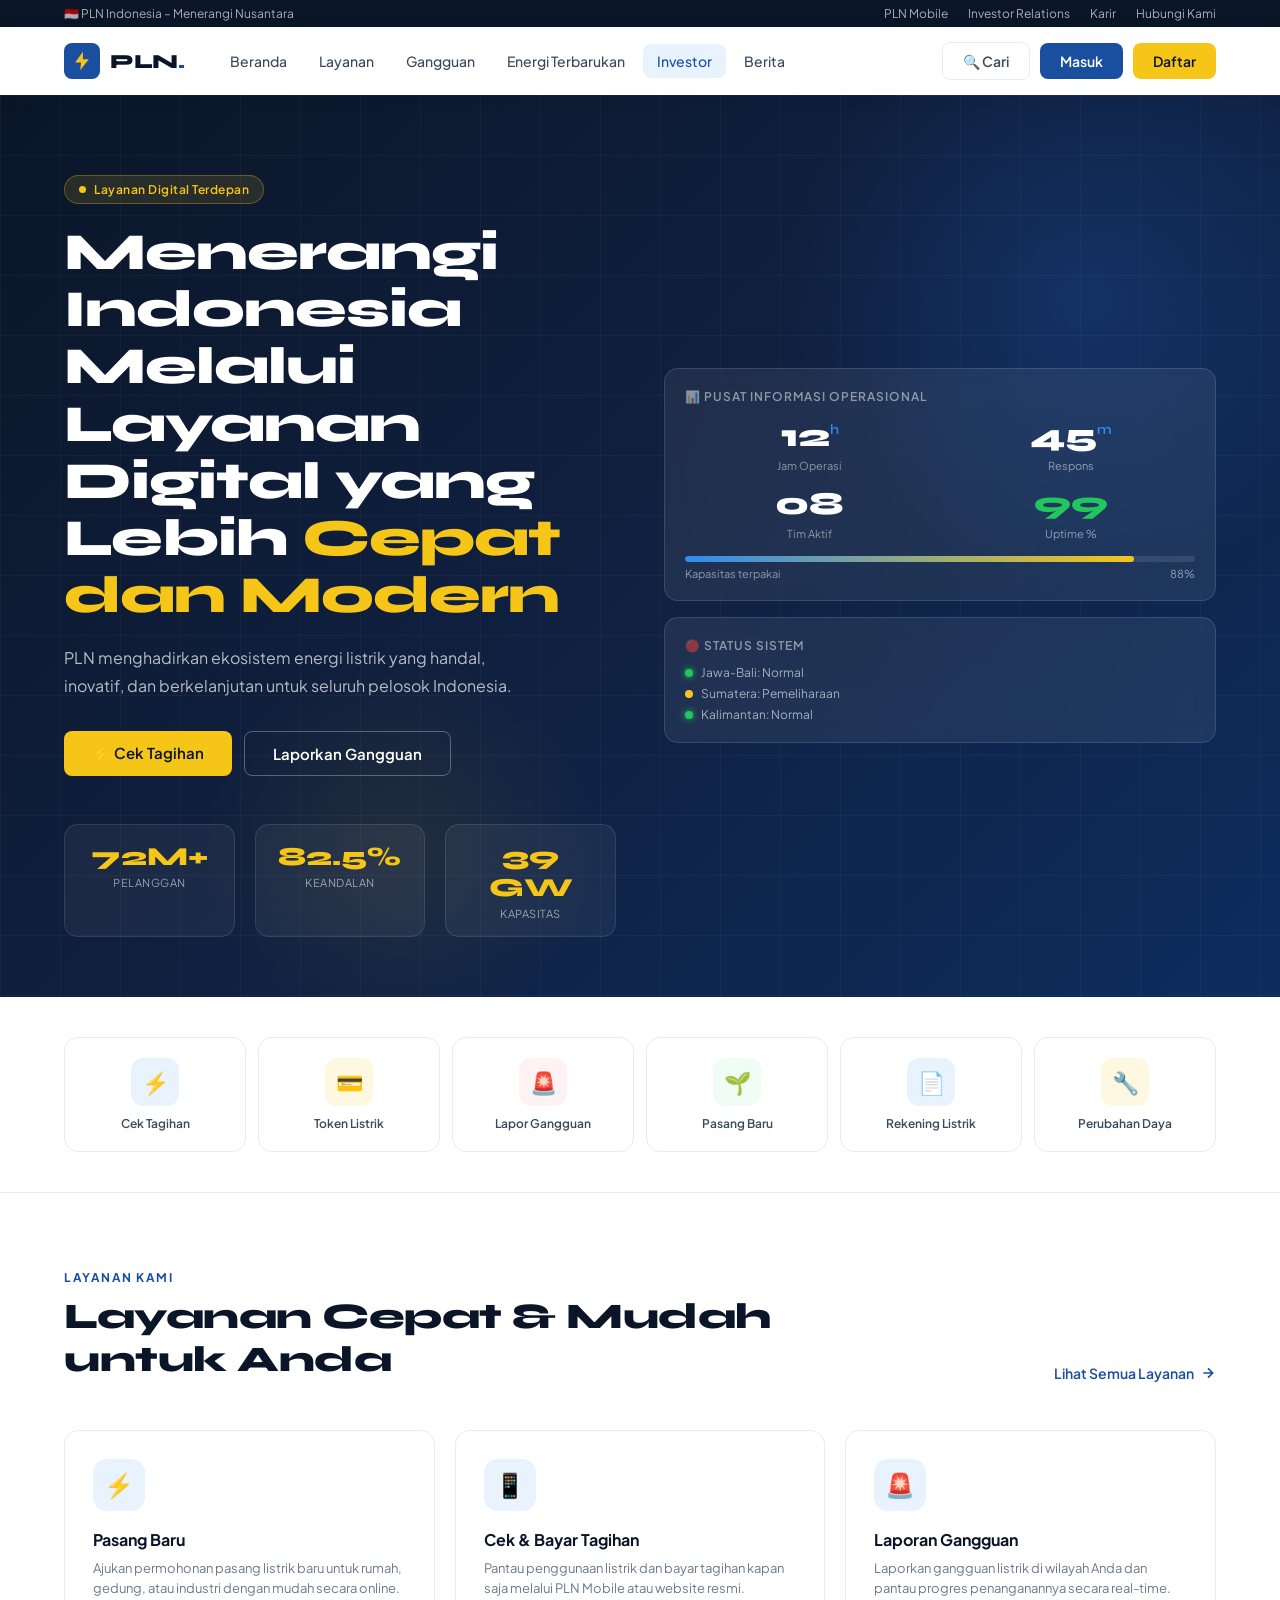
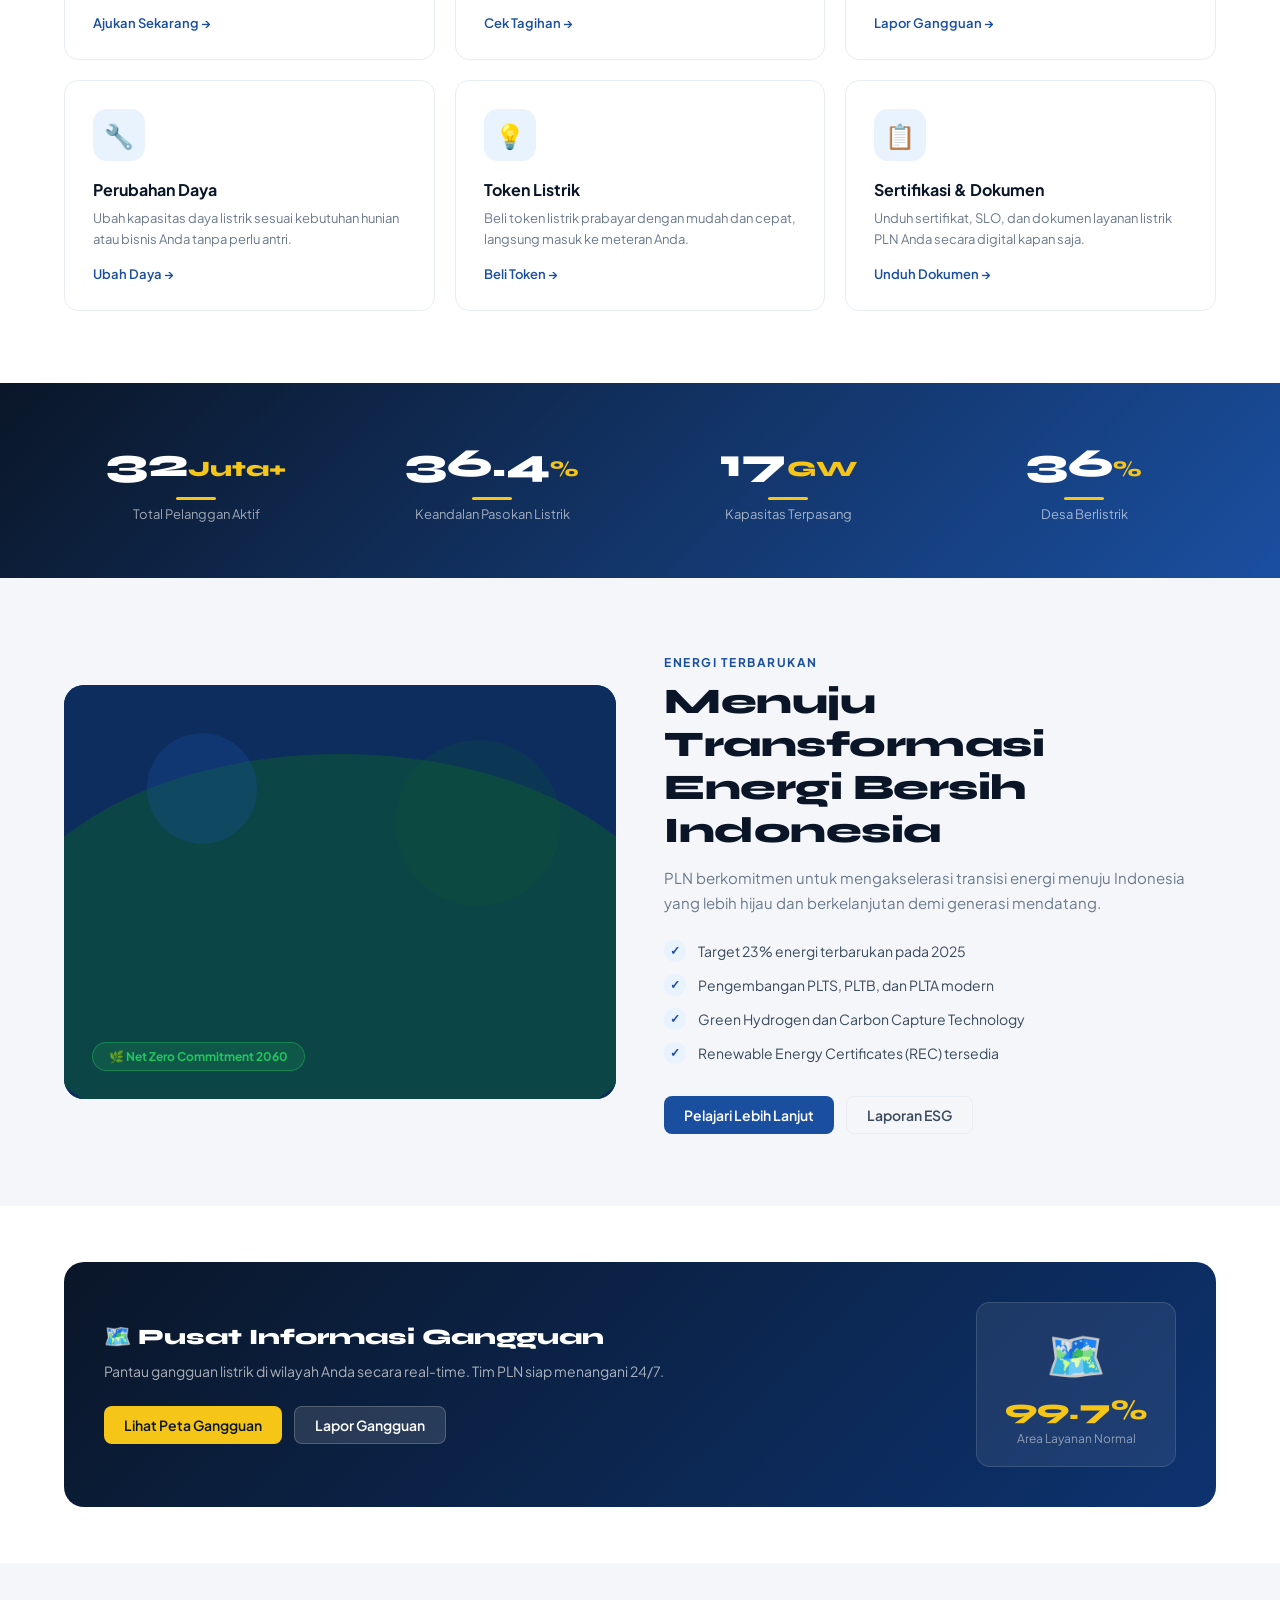
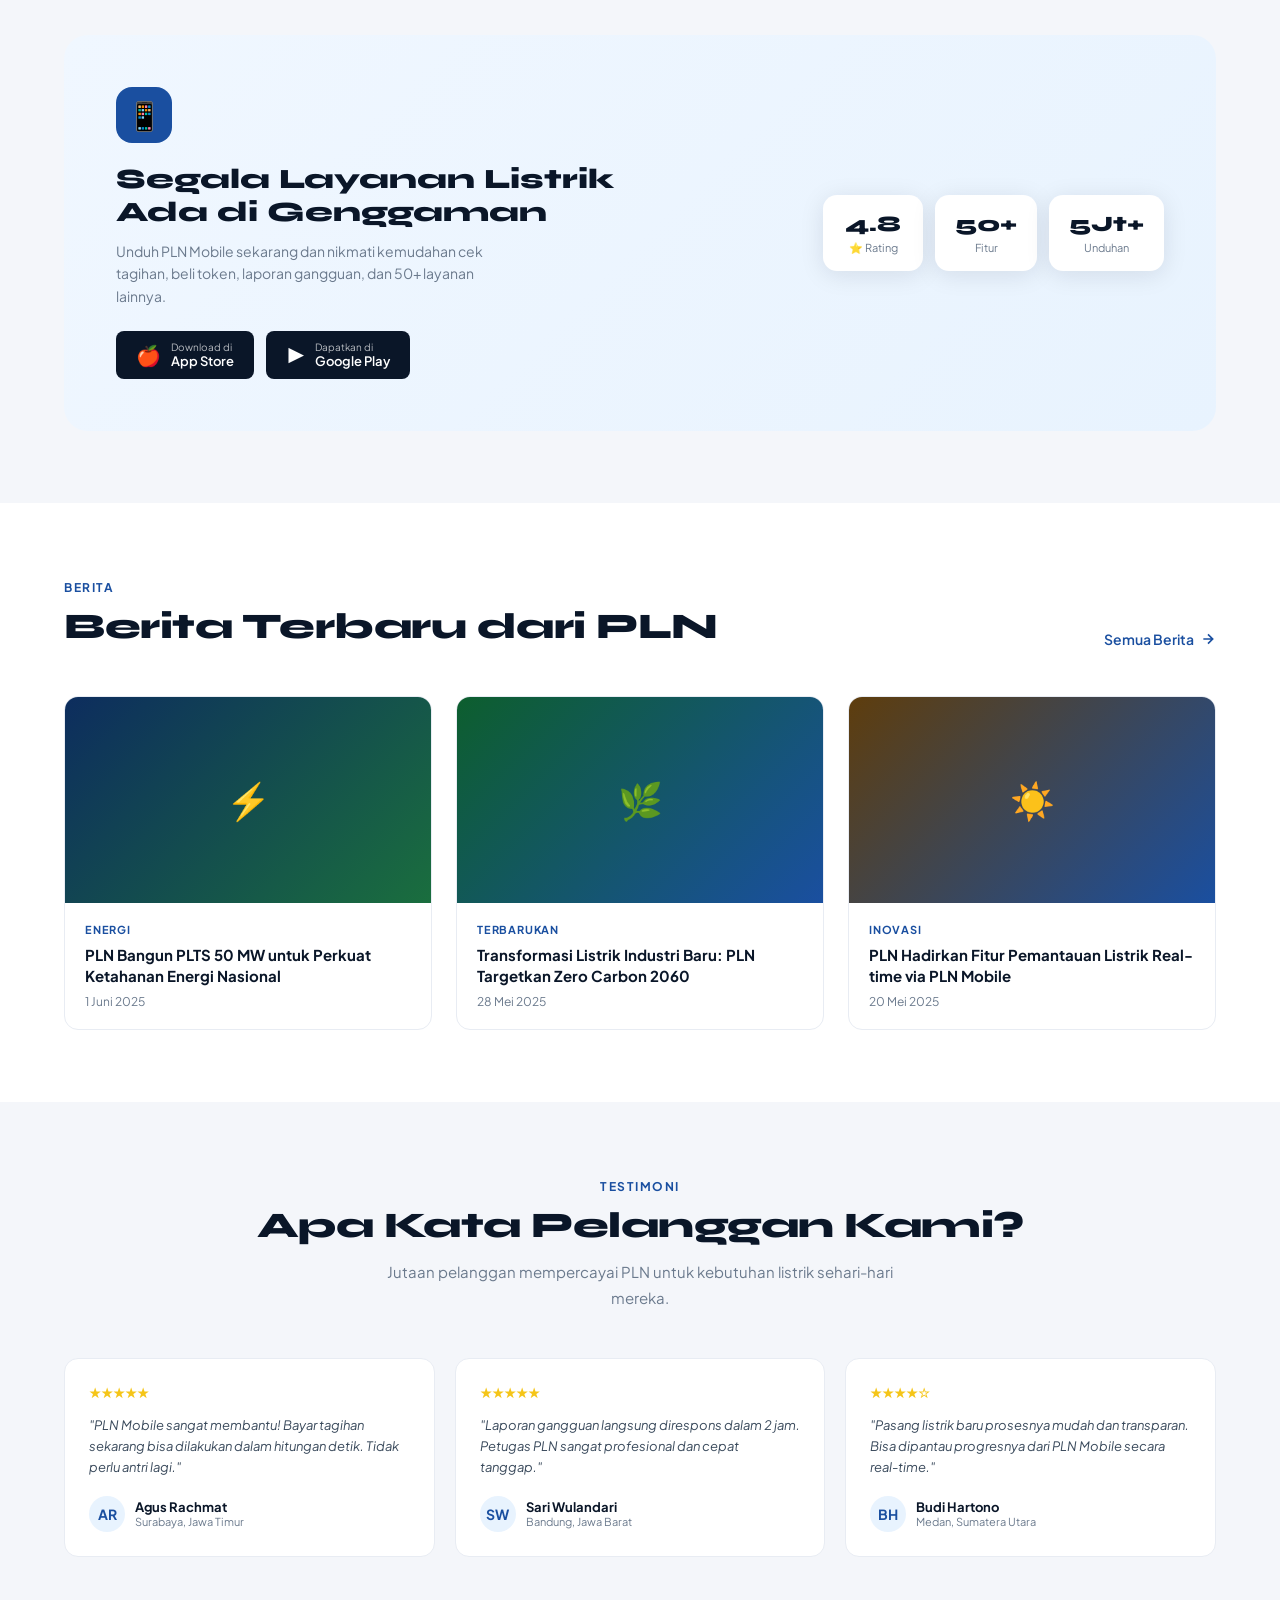
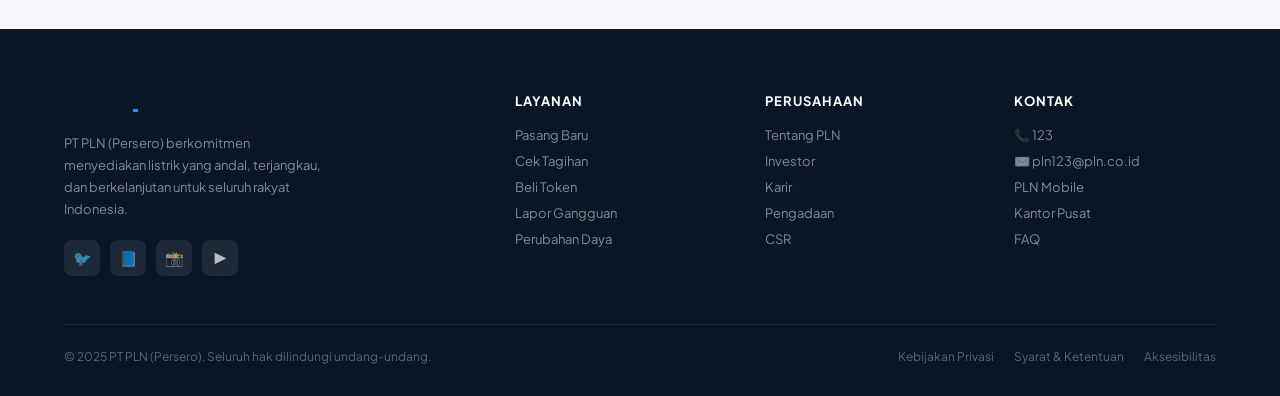
<file: index.html>
<!DOCTYPE html>
<html lang="id">
<head>
<meta charset="UTF-8">
<meta name="viewport" content="width=device-width, initial-scale=1.0">
<title>PLN Indonesia – Menerangi Indonesia</title>
<link rel="icon" href="assets/icons/favicon.svg" type="image/svg+xml">
<link rel="preconnect" href="https://fonts.googleapis.com">
<link href="https://fonts.googleapis.com/css2?family=Plus+Jakarta+Sans:wght@300;400;500;600;700;800&family=Syne:wght@700;800&display=swap" rel="stylesheet">
<link rel="stylesheet" href="style.css">
</head>
<body>

<!-- TOP BAR -->
<div class="topbar">
  <div class="topbar-inner">
    <span>🇮🇩 PLN Indonesia – Menerangi Nusantara</span>
    <div class="topbar-links">
      <a href="#">PLN Mobile</a>
      <a href="#">Investor Relations</a>
      <a href="#">Karir</a>
      <a href="#">Hubungi Kami</a>
    </div>
  </div>
</div>

<!-- NAVBAR -->
<nav>
  <div class="nav-inner">
    <div class="nav-logo">
      <div class="logo-icon">
        <svg viewBox="0 0 24 24"><path d="M13 2L4.5 13.5H11L10 22L19.5 10H13L13 2Z"/></svg>
      </div>
      <span class="logo-text">PLN<span>.</span></span>
    </div>
    <div class="nav-links">
      <a href="index.html" class="active">Beranda</a>
      <a href="#layanan">Layanan</a>
      <a href="gangguan.html">Gangguan</a>
      <a href="#transformasi">Energi Terbarukan</a>
      <a href="#">Investor</a>
      <a href="#berita">Berita</a>
    </div>
    <div class="nav-actions">
      <button class="btn btn-outline">🔍 Cari</button>
      <button class="btn btn-primary">Masuk</button>
      <button class="btn btn-yellow">Daftar</button>
      <button class="hamburger" onclick="toggleMenu()" aria-label="Menu">
        <span></span><span></span><span></span>
      </button>
    </div>
  </div>
</nav>

<!-- MOBILE MENU -->
<div class="mobile-menu" id="mobileMenu">
  <button class="mobile-close" onclick="toggleMenu()">✕</button>
  <a href="index.html" onclick="toggleMenu()">Beranda</a>
  <a href="#layanan" onclick="toggleMenu()">Layanan</a>
  <a href="gangguan.html" onclick="toggleMenu()">Gangguan</a>
  <a href="#transformasi" onclick="toggleMenu()">Energi Terbarukan</a>
  <a href="#" onclick="toggleMenu()">Investor</a>
  <a href="#berita" onclick="toggleMenu()">Berita</a>
  <div style="margin-top:24px;display:flex;flex-direction:column;gap:10px">
    <button class="btn btn-primary" style="justify-content:center">Masuk</button>
    <button class="btn btn-yellow" style="justify-content:center">Daftar</button>
  </div>
</div>

<!-- HERO -->
<section class="hero">
  <div class="hero-bg"><div class="hero-grid-lines"></div></div>
  <div class="hero-inner">
    <div class="hero-left">
      <div class="hero-badge">
        <div class="hero-badge-dot"></div>
        <span>Layanan Digital Terdepan</span>
      </div>
      <h1>Menerangi Indonesia Melalui Layanan Digital yang Lebih <em>Cepat dan Modern</em></h1>
      <p class="hero-desc">PLN menghadirkan ekosistem energi listrik yang handal, inovatif, dan berkelanjutan untuk seluruh pelosok Indonesia.</p>
      <div class="hero-actions">
        <button class="btn btn-yellow" style="font-size:15px;padding:12px 28px">⚡ Cek Tagihan</button>
        <button class="btn btn-outline" style="color:white;border-color:rgba(255,255,255,0.3);font-size:15px;padding:12px 28px">Laporkan Gangguan</button>
      </div>
      <div class="hero-stats">
        <div class="hero-stat"><div class="hero-stat-num">88M+</div><div class="hero-stat-label">Pelanggan</div></div>
        <div class="hero-stat"><div class="hero-stat-num">99.8%</div><div class="hero-stat-label">Keandalan</div></div>
        <div class="hero-stat"><div class="hero-stat-num">48 GW</div><div class="hero-stat-label">Kapasitas</div></div>
      </div>
    </div>
    <div class="hero-visual">
      <div class="hero-card">
        <div class="hero-card-title">📊 Pusat Informasi Operasional</div>
        <div class="hero-ops">
          <div class="hero-op"><div class="hero-op-num">12<sup class="hero-op-unit">h</sup></div><div class="hero-op-label">Jam Operasi</div></div>
          <div class="hero-op"><div class="hero-op-num">45<sup class="hero-op-unit">m</sup></div><div class="hero-op-label">Respons</div></div>
          <div class="hero-op"><div class="hero-op-num">08</div><div class="hero-op-label">Tim Aktif</div></div>
          <div class="hero-op"><div class="hero-op-num" style="color:var(--green)">99</div><div class="hero-op-label">Uptime %</div></div>
        </div>
        <div class="progress-bar" style="margin-top:16px"><div class="progress-fill" style="width:88%"></div></div>
        <div class="progress-label"><span>Kapasitas terpakai</span><span>88%</span></div>
      </div>
      <div class="hero-card">
        <div class="hero-card-title">🔴 Status Sistem</div>
        <div class="status-dots">
          <div class="status-dot dot-green"></div><span class="status-label">Jawa-Bali: Normal</span>
        </div>
        <div class="status-dots" style="margin-top:6px">
          <div class="status-dot dot-yellow"></div><span class="status-label">Sumatera: Pemeliharaan</span>
        </div>
        <div class="status-dots" style="margin-top:6px">
          <div class="status-dot dot-green"></div><span class="status-label">Kalimantan: Normal</span>
        </div>
      </div>
    </div>
  </div>
</section>

<!-- QUICK ACCESS -->
<section class="quick-access">
  <div class="container">
    <div class="qa-grid">
      <div class="qa-item fade-up">
        <div class="qa-icon qa-icon-blue">⚡</div>
        <span class="qa-label">Cek Tagihan</span>
      </div>
      <div class="qa-item fade-up">
        <div class="qa-icon qa-icon-yellow">💳</div>
        <span class="qa-label">Token Listrik</span>
      </div>
      <div class="qa-item fade-up">
        <div class="qa-icon qa-icon-red">🚨</div>
        <span class="qa-label">Lapor Gangguan</span>
      </div>
      <div class="qa-item fade-up">
        <div class="qa-icon qa-icon-green">🌱</div>
        <span class="qa-label">Pasang Baru</span>
      </div>
      <div class="qa-item fade-up">
        <div class="qa-icon qa-icon-blue">📄</div>
        <span class="qa-label">Rekening Listrik</span>
      </div>
      <div class="qa-item fade-up">
        <div class="qa-icon qa-icon-yellow">🔧</div>
        <span class="qa-label">Perubahan Daya</span>
      </div>
    </div>
  </div>
</section>

<!-- LAYANAN CEPAT -->
<section class="section" id="layanan">
  <div class="container">
    <div class="section-flex section-header">
      <div>
        <span class="section-tag">Layanan Kami</span>
        <h2 class="section-title">Layanan Cepat & Mudah<br>untuk Anda</h2>
      </div>
      <a href="#" class="section-link">Lihat Semua Layanan <svg viewBox="0 0 24 24" fill="none" stroke="currentColor" stroke-width="2.5"><path d="M5 12h14M12 5l7 7-7 7"/></svg></a>
    </div>
    <div class="layanan-grid">
      <div class="layanan-card fade-up">
        <div class="layanan-icon">⚡</div>
        <div class="layanan-title">Pasang Baru</div>
        <div class="layanan-desc">Ajukan permohonan pasang listrik baru untuk rumah, gedung, atau industri dengan mudah secara online.</div>
        <a href="pasang-baru.html" class="layanan-link">Ajukan Sekarang →</a>
      </div>
      <div class="layanan-card fade-up">
        <div class="layanan-icon">📱</div>
        <div class="layanan-title">Cek & Bayar Tagihan</div>
        <div class="layanan-desc">Pantau penggunaan listrik dan bayar tagihan kapan saja melalui PLN Mobile atau website resmi.</div>
        <a href="tagihan.html" class="layanan-link">Cek Tagihan →</a>
      </div>
      <div class="layanan-card fade-up">
        <div class="layanan-icon">🚨</div>
        <div class="layanan-title">Laporan Gangguan</div>
        <div class="layanan-desc">Laporkan gangguan listrik di wilayah Anda dan pantau progres penanganannya secara real-time.</div>
        <a href="gangguan.html" class="layanan-link">Lapor Gangguan →</a>
      </div>
      <div class="layanan-card fade-up">
        <div class="layanan-icon">🔧</div>
        <div class="layanan-title">Perubahan Daya</div>
        <div class="layanan-desc">Ubah kapasitas daya listrik sesuai kebutuhan hunian atau bisnis Anda tanpa perlu antri.</div>
        <a href="pasang-baru.html" class="layanan-link">Ubah Daya →</a>
      </div>
      <div class="layanan-card fade-up">
        <div class="layanan-icon">💡</div>
        <div class="layanan-title">Token Listrik</div>
        <div class="layanan-desc">Beli token listrik prabayar dengan mudah dan cepat, langsung masuk ke meteran Anda.</div>
        <a href="token.html" class="layanan-link">Beli Token →</a>
      </div>
      <div class="layanan-card fade-up">
        <div class="layanan-icon">📋</div>
        <div class="layanan-title">Sertifikasi & Dokumen</div>
        <div class="layanan-desc">Unduh sertifikat, SLO, dan dokumen layanan listrik PLN Anda secara digital kapan saja.</div>
        <a href="#" class="layanan-link">Unduh Dokumen →</a>
      </div>
    </div>
  </div>
</section>

<!-- STATS BANNER -->
<div class="stats-banner">
  <div class="container">
    <div class="stats-grid">
      <div class="stat-item fade-up">
        <div class="stat-num">88<span>Juta+</span></div>
        <div class="stat-divider"></div>
        <div class="stat-label">Total Pelanggan Aktif</div>
      </div>
      <div class="stat-item fade-up">
        <div class="stat-num">99.8<span>%</span></div>
        <div class="stat-divider"></div>
        <div class="stat-label">Keandalan Pasokan Listrik</div>
      </div>
      <div class="stat-item fade-up">
        <div class="stat-num">48<span>GW</span></div>
        <div class="stat-divider"></div>
        <div class="stat-label">Kapasitas Terpasang</div>
      </div>
      <div class="stat-item fade-up">
        <div class="stat-num">100<span>%</span></div>
        <div class="stat-divider"></div>
        <div class="stat-label">Desa Berlistrik</div>
      </div>
    </div>
  </div>
</div>

<!-- TRANSFORMASI ENERGI -->
<section class="section section-alt" id="transformasi">
  <div class="container">
    <div class="transformasi">
      <div class="transformasi-img">
        <div class="transformasi-badge">🌿 Net Zero Commitment 2060</div>
      </div>
      <div class="transformasi-content fade-up">
        <span class="section-tag">Energi Terbarukan</span>
        <h2 class="section-title">Menuju Transformasi Energi Bersih Indonesia</h2>
        <p class="section-desc">PLN berkomitmen untuk mengakselerasi transisi energi menuju Indonesia yang lebih hijau dan berkelanjutan demi generasi mendatang.</p>
        <div class="transformasi-points">
          <div class="transformasi-point"><div class="point-check">✓</div>Target 23% energi terbarukan pada 2025</div>
          <div class="transformasi-point"><div class="point-check">✓</div>Pengembangan PLTS, PLTB, dan PLTA modern</div>
          <div class="transformasi-point"><div class="point-check">✓</div>Green Hydrogen dan Carbon Capture Technology</div>
          <div class="transformasi-point"><div class="point-check">✓</div>Renewable Energy Certificates (REC) tersedia</div>
        </div>
        <div style="display:flex;gap:12px;flex-wrap:wrap">
          <button class="btn btn-primary">Pelajari Lebih Lanjut</button>
          <button class="btn btn-outline">Laporan ESG</button>
        </div>
      </div>
    </div>
  </div>
</section>

<!-- GANGGUAN INFO -->
<section class="gangguan-section">
  <div class="container">
    <div class="gangguan-card fade-up">
      <div>
        <div class="gangguan-title">🗺️ Pusat Informasi Gangguan</div>
        <p class="gangguan-desc">Pantau gangguan listrik di wilayah Anda secara real-time. Tim PLN siap menangani 24/7.</p>
        <div class="gangguan-actions">
          <button class="btn btn-yellow">Lihat Peta Gangguan</button>
          <button class="btn" style="background:rgba(255,255,255,0.12);color:white;border:1px solid rgba(255,255,255,0.2)">Lapor Gangguan</button>
        </div>
      </div>
      <div class="gangguan-map">
        <div class="map-placeholder">🗺️</div>
        <div class="map-stat">99.7%</div>
        <div class="map-label">Area Layanan Normal</div>
      </div>
    </div>
  </div>
</section>

<!-- APP PROMO -->
<section class="section section-alt">
  <div class="container">
    <div class="app-promo fade-up">
      <div>
        <div class="app-promo-icon">📱</div>
        <h2>Segala Layanan Listrik<br>Ada di Genggaman</h2>
        <p>Unduh PLN Mobile sekarang dan nikmati kemudahan cek tagihan, beli token, laporan gangguan, dan 50+ layanan lainnya.</p>
        <div class="app-buttons">
          <a href="#" class="app-btn">
            <span style="font-size:20px">🍎</span>
            <div><div class="app-btn-sub">Download di</div>App Store</div>
          </a>
          <a href="#" class="app-btn">
            <span style="font-size:20px">▶</span>
            <div><div class="app-btn-sub">Dapatkan di</div>Google Play</div>
          </a>
        </div>
      </div>
      <div class="app-visual">
        <div class="app-stat-cards">
          <div class="app-stat-card">
            <div class="app-stat-card-num">4.8</div>
            <div class="app-stat-card-label">⭐ Rating</div>
          </div>
          <div class="app-stat-card">
            <div class="app-stat-card-num">50+</div>
            <div class="app-stat-card-label">Fitur</div>
          </div>
          <div class="app-stat-card">
            <div class="app-stat-card-num">5Jt+</div>
            <div class="app-stat-card-label">Unduhan</div>
          </div>
        </div>
      </div>
    </div>
  </div>
</section>

<!-- BERITA -->
<section class="section" id="berita">
  <div class="container">
    <div class="section-flex section-header">
      <div>
        <span class="section-tag">Berita</span>
        <h2 class="section-title">Berita Terbaru dari PLN</h2>
      </div>
      <a href="#" class="section-link">Semua Berita <svg viewBox="0 0 24 24" fill="none" stroke="currentColor" stroke-width="2.5"><path d="M5 12h14M12 5l7 7-7 7"/></svg></a>
    </div>
    <div class="berita-grid">
      <div class="berita-card fade-up">
        <div class="berita-img"><div class="berita-img-placeholder bg-energy">⚡</div></div>
        <div class="berita-body">
          <div class="berita-tag">Energi</div>
          <div class="berita-title">PLN Bangun PLTS 50 MW untuk Perkuat Ketahanan Energi Nasional</div>
          <div class="berita-date">1 Juni 2025</div>
        </div>
      </div>
      <div class="berita-card fade-up">
        <div class="berita-img"><div class="berita-img-placeholder bg-green">🌿</div></div>
        <div class="berita-body">
          <div class="berita-tag">Terbarukan</div>
          <div class="berita-title">Transformasi Listrik Industri Baru: PLN Targetkan Zero Carbon 2060</div>
          <div class="berita-date">28 Mei 2025</div>
        </div>
      </div>
      <div class="berita-card fade-up">
        <div class="berita-img"><div class="berita-img-placeholder bg-solar">☀️</div></div>
        <div class="berita-body">
          <div class="berita-tag">Inovasi</div>
          <div class="berita-title">PLN Hadirkan Fitur Pemantauan Listrik Real-time via PLN Mobile</div>
          <div class="berita-date">20 Mei 2025</div>
        </div>
      </div>
    </div>
  </div>
</section>

<!-- TESTIMONI -->
<section class="section section-alt">
  <div class="container">
    <div class="section-header center">
      <span class="section-tag">Testimoni</span>
      <h2 class="section-title">Apa Kata Pelanggan Kami?</h2>
      <p class="section-desc">Jutaan pelanggan mempercayai PLN untuk kebutuhan listrik sehari-hari mereka.</p>
    </div>
    <div class="testimoni-grid">
      <div class="testimoni-card fade-up">
        <div class="stars">★★★★★</div>
        <p class="testimoni-text">"PLN Mobile sangat membantu! Bayar tagihan sekarang bisa dilakukan dalam hitungan detik. Tidak perlu antri lagi."</p>
        <div class="testimoni-author">
          <div class="author-avatar">AR</div>
          <div><div class="author-name">Agus Rachmat</div><div class="author-loc">Surabaya, Jawa Timur</div></div>
        </div>
      </div>
      <div class="testimoni-card fade-up">
        <div class="stars">★★★★★</div>
        <p class="testimoni-text">"Laporan gangguan langsung direspons dalam 2 jam. Petugas PLN sangat profesional dan cepat tanggap."</p>
        <div class="testimoni-author">
          <div class="author-avatar">SW</div>
          <div><div class="author-name">Sari Wulandari</div><div class="author-loc">Bandung, Jawa Barat</div></div>
        </div>
      </div>
      <div class="testimoni-card fade-up">
        <div class="stars">★★★★☆</div>
        <p class="testimoni-text">"Pasang listrik baru prosesnya mudah dan transparan. Bisa dipantau progresnya dari PLN Mobile secara real-time."</p>
        <div class="testimoni-author">
          <div class="author-avatar">BH</div>
          <div><div class="author-name">Budi Hartono</div><div class="author-loc">Medan, Sumatera Utara</div></div>
        </div>
      </div>
    </div>
  </div>
</section>

<!-- FOOTER -->
<footer>
  <div class="container">
    <div class="footer-grid">
      <div class="footer-brand">
        <span class="logo-text" style="font-family:'Syne',sans-serif;font-weight:800;">PLN<span style="color:var(--sky)">.</span></span>
        <p>PT PLN (Persero) berkomitmen menyediakan listrik yang andal, terjangkau, dan berkelanjutan untuk seluruh rakyat Indonesia.</p>
        <div class="footer-social">
          <div class="social-btn">🐦</div>
          <div class="social-btn">📘</div>
          <div class="social-btn">📸</div>
          <div class="social-btn">▶</div>
        </div>
      </div>
      <div class="footer-col">
        <h4>Layanan</h4>
        <div class="footer-links">
          <a href="pasang-baru.html">Pasang Baru</a>
          <a href="tagihan.html">Cek Tagihan</a>
          <a href="token.html">Beli Token</a>
          <a href="gangguan.html">Lapor Gangguan</a>
          <a href="#">Perubahan Daya</a>
        </div>
      </div>
      <div class="footer-col">
        <h4>Perusahaan</h4>
        <div class="footer-links">
          <a href="#">Tentang PLN</a>
          <a href="#">Investor</a>
          <a href="#">Karir</a>
          <a href="#">Pengadaan</a>
          <a href="#">CSR</a>
        </div>
      </div>
      <div class="footer-col">
        <h4>Kontak</h4>
        <div class="footer-links">
          <a href="#">📞 123</a>
          <a href="#">✉️ pln123@pln.co.id</a>
          <a href="#">PLN Mobile</a>
          <a href="#">Kantor Pusat</a>
          <a href="#">FAQ</a>
        </div>
      </div>
    </div>
    <div class="footer-bottom">
      <span>© 2025 PT PLN (Persero). Seluruh hak dilindungi undang-undang.</span>
      <div style="display:flex;gap:20px">
        <a href="#" style="color:rgba(255,255,255,0.35);font-size:12px">Kebijakan Privasi</a>
        <a href="#" style="color:rgba(255,255,255,0.35);font-size:12px">Syarat & Ketentuan</a>
        <a href="#" style="color:rgba(255,255,255,0.35);font-size:12px">Aksesibilitas</a>
      </div>
    </div>
  </div>
</footer>

<script src="script.js" defer></script>
</body>
</html>
</file>
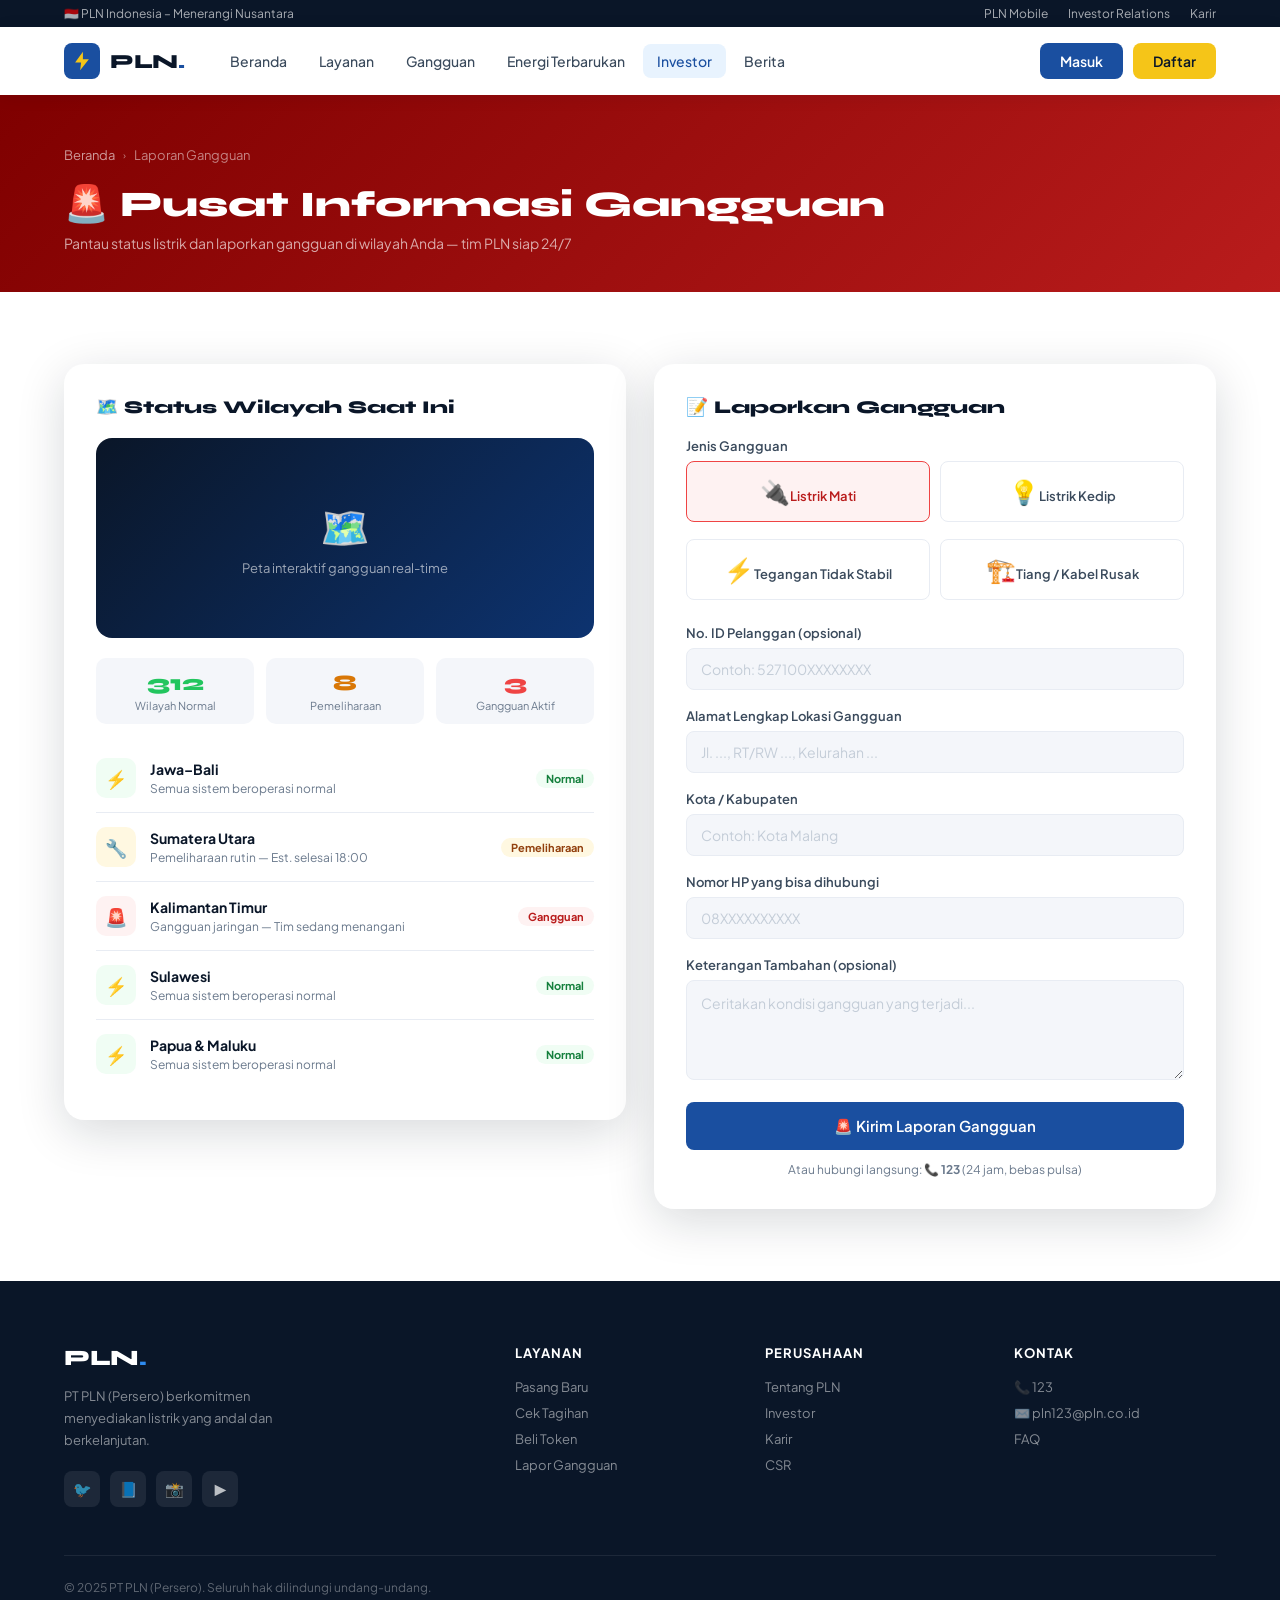
<file: gangguan.html>
<!DOCTYPE html>
<html lang="id">
<head>
<meta charset="UTF-8">
<meta name="viewport" content="width=device-width, initial-scale=1.0">
<title>Lapor Gangguan – PLN Indonesia</title>
<link rel="icon" href="assets/icons/favicon.svg" type="image/svg+xml">
<link rel="preconnect" href="https://fonts.googleapis.com">
<link href="https://fonts.googleapis.com/css2?family=Plus+Jakarta+Sans:wght@300;400;500;600;700;800&family=Syne:wght@700;800&display=swap" rel="stylesheet">
<link rel="stylesheet" href="style.css">
<style>
  .page-hero { background:linear-gradient(135deg,#7f0000,#b91c1c); padding:52px 0 40px; }
  .page-hero h1 { font-family:'Syne',sans-serif; font-size:clamp(24px,3vw,36px); font-weight:800; color:var(--white); margin-bottom:8px; }
  .page-hero p { font-size:14px; color:rgba(255,255,255,0.65); }
  .breadcrumb { display:flex; gap:8px; font-size:13px; color:rgba(255,255,255,0.5); margin-bottom:20px; align-items:center; }
  .breadcrumb a { color:rgba(255,255,255,0.6); } .breadcrumb a:hover { color:var(--yellow); }
  .breadcrumb-sep { font-size:10px; }

  .gangguan-layout { display:grid; grid-template-columns:1fr 1fr; gap:28px; align-items:start; }

  /* Status panel kiri */
  .status-panel { background:var(--white); border-radius:20px; box-shadow:var(--shadow-lg); padding:32px; }
  .status-panel h2 { font-family:'Syne',sans-serif; font-size:18px; font-weight:800; color:var(--navy); margin-bottom:20px; }

  .status-item { display:flex; align-items:center; gap:14px; padding:14px 0; border-bottom:1px solid var(--gray-2); }
  .status-item:last-child { border-bottom:none; }
  .status-icon { width:40px; height:40px; border-radius:10px; display:flex; align-items:center; justify-content:center; font-size:18px; flex-shrink:0; }
  .status-icon-green { background:#F0FDF4; }
  .status-icon-yellow { background:#FFF8E1; }
  .status-icon-red { background:#FEF2F2; }
  .status-info { flex:1; }
  .status-wilayah { font-size:14px; font-weight:700; color:var(--navy); }
  .status-keterangan { font-size:12px; color:var(--text-light); margin-top:3px; }
  .status-badge { font-size:11px; font-weight:700; padding:3px 10px; border-radius:100px; flex-shrink:0; }
  .badge-ok { background:#F0FDF4; color:#15803d; }
  .badge-warn { background:#FFF8E1; color:#92400e; }
  .badge-err { background:#FEF2F2; color:#b91c1c; }

  /* Peta placeholder */
  .peta-placeholder { background:linear-gradient(135deg,var(--navy),#0d3370); border-radius:16px; height:200px; display:flex; flex-direction:column; align-items:center; justify-content:center; color:white; margin:20px 0; }
  .peta-placeholder .peta-icon { font-size:40px; margin-bottom:8px; }
  .peta-placeholder p { font-size:13px; color:rgba(255,255,255,0.6); }
  .peta-stat-row { display:flex; gap:12px; }
  .peta-stat { flex:1; text-align:center; background:var(--gray-1); border-radius:10px; padding:12px; }
  .peta-stat-num { font-family:'Syne',sans-serif; font-size:22px; font-weight:800; color:var(--navy); }
  .peta-stat-label { font-size:11px; color:var(--text-light); margin-top:3px; }

  /* Form lapor kanan */
  .lapor-card { background:var(--white); border-radius:20px; box-shadow:var(--shadow-lg); padding:32px; }
  .lapor-card h2 { font-family:'Syne',sans-serif; font-size:18px; font-weight:800; color:var(--navy); margin-bottom:20px; }

  .input-group { margin-bottom:18px; }
  .input-group label { display:block; font-size:13px; font-weight:600; color:var(--text-mid); margin-bottom:7px; }
  .input-field { width:100%; padding:11px 14px; border:1.5px solid var(--gray-2); border-radius:var(--radius-sm); font-family:inherit; font-size:14px; color:var(--text-dark); outline:none; transition:border-color .2s; background:var(--gray-1); }
  .input-field:focus { border-color:var(--red); background:var(--white); }
  .input-field::placeholder { color:var(--gray-3); }
  textarea.input-field { resize:vertical; min-height:100px; line-height:1.6; }

  .jenis-grid { display:grid; grid-template-columns:1fr 1fr; gap:10px; }
  .jenis-opt { display:flex; flex-direction:column; align-items:center; gap:6px; padding:14px; border:1.5px solid var(--gray-2); border-radius:var(--radius-sm); cursor:pointer; font-size:12px; font-weight:600; color:var(--text-mid); transition:all .2s; text-align:center; }
  .jenis-opt input { display:none; }
  .jenis-opt:has(input:checked) { border-color:var(--red); background:#FEF2F2; color:#b91c1c; }
  .jenis-opt-icon { font-size:24px; }

  /* Nomor laporan */
  .nomor-laporan { background:linear-gradient(135deg,var(--navy),var(--blue)); border-radius:16px; padding:28px; text-align:center; color:white; display:none; }
  .nomor-laporan.show { display:block; animation:fadeSlide .4s ease; }
  @keyframes fadeSlide { from{opacity:0;transform:translateY(16px)} to{opacity:1;transform:translateY(0)} }
  .nomor-laporan h3 { font-family:'Syne',sans-serif; font-size:18px; font-weight:800; margin-bottom:8px; }
  .nomor-laporan .nomor { font-family:'Syne',sans-serif; font-size:28px; font-weight:800; color:var(--yellow); letter-spacing:2px; margin:12px 0; }
  .nomor-laporan p { font-size:13px; color:rgba(255,255,255,0.65); }

  @media(max-width:768px) {
    .gangguan-layout { grid-template-columns:1fr; }
    .jenis-grid { grid-template-columns:1fr 1fr; }
    .peta-stat-row { flex-wrap:wrap; }
  }
  @media(max-width:480px) {
    .status-panel, .lapor-card { padding:20px; }
    .jenis-grid { grid-template-columns:1fr 1fr; }
  }
</style>
</head>
<body>

<div class="topbar">
  <div class="topbar-inner">
    <span>🇮🇩 PLN Indonesia – Menerangi Nusantara</span>
    <div class="topbar-links">
      <a href="#">PLN Mobile</a><a href="#">Investor Relations</a><a href="#">Karir</a>
    </div>
  </div>
</div>

<nav>
  <div class="nav-inner">
    <a href="index.html" class="nav-logo">
      <div class="logo-icon">
        <svg viewBox="0 0 24 24"><path d="M13 2L4.5 13.5H11L10 22L19.5 10H13L13 2Z"/></svg>
      </div>
      <span class="logo-text">PLN<span>.</span></span>
    </a>
    <div class="nav-links">
      <a href="index.html">Beranda</a>
      <a href="index.html#layanan">Layanan</a>
      <a href="gangguan.html" class="active">Gangguan</a>
      <a href="index.html#transformasi">Energi Terbarukan</a>
      <a href="#">Investor</a>
      <a href="index.html#berita">Berita</a>
    </div>
    <div class="nav-actions">
      <button class="btn btn-primary">Masuk</button>
      <button class="btn btn-yellow">Daftar</button>
      <button class="hamburger" onclick="toggleMenu()" aria-label="Menu">
        <span></span><span></span><span></span>
      </button>
    </div>
  </div>
</nav>

<div class="mobile-menu" id="mobileMenu">
  <button class="mobile-close" onclick="toggleMenu()">✕</button>
  <a href="index.html" onclick="toggleMenu()">Beranda</a>
  <a href="index.html#layanan" onclick="toggleMenu()">Layanan</a>
  <a href="gangguan.html" onclick="toggleMenu()">Gangguan</a>
  <a href="index.html#transformasi" onclick="toggleMenu()">Energi Terbarukan</a>
  <a href="#" onclick="toggleMenu()">Investor</a>
  <a href="index.html#berita" onclick="toggleMenu()">Berita</a>
</div>

<!-- PAGE HERO -->
<div class="page-hero">
  <div class="container">
    <div class="breadcrumb">
      <a href="index.html">Beranda</a>
      <span class="breadcrumb-sep">›</span>
      <span>Laporan Gangguan</span>
    </div>
    <h1>🚨 Pusat Informasi Gangguan</h1>
    <p>Pantau status listrik dan laporkan gangguan di wilayah Anda — tim PLN siap 24/7</p>
  </div>
</div>

<section class="section">
  <div class="container">
    <div class="gangguan-layout">

      <!-- KIRI: Status wilayah -->
      <div>
        <div class="status-panel fade-up">
          <h2>🗺️ Status Wilayah Saat Ini</h2>

          <div class="peta-placeholder">
            <div class="peta-icon">🗺️</div>
            <p>Peta interaktif gangguan real-time</p>
          </div>

          <div class="peta-stat-row" style="margin-bottom:20px">
            <div class="peta-stat"><div class="peta-stat-num" style="color:var(--green)">312</div><div class="peta-stat-label">Wilayah Normal</div></div>
            <div class="peta-stat"><div class="peta-stat-num" style="color:#d97706">8</div><div class="peta-stat-label">Pemeliharaan</div></div>
            <div class="peta-stat"><div class="peta-stat-num" style="color:var(--red)">3</div><div class="peta-stat-label">Gangguan Aktif</div></div>
          </div>

          <div class="status-item">
            <div class="status-icon status-icon-green">⚡</div>
            <div class="status-info">
              <div class="status-wilayah">Jawa–Bali</div>
              <div class="status-keterangan">Semua sistem beroperasi normal</div>
            </div>
            <span class="status-badge badge-ok">Normal</span>
          </div>
          <div class="status-item">
            <div class="status-icon status-icon-yellow">🔧</div>
            <div class="status-info">
              <div class="status-wilayah">Sumatera Utara</div>
              <div class="status-keterangan">Pemeliharaan rutin — Est. selesai 18:00</div>
            </div>
            <span class="status-badge badge-warn">Pemeliharaan</span>
          </div>
          <div class="status-item">
            <div class="status-icon status-icon-red">🚨</div>
            <div class="status-info">
              <div class="status-wilayah">Kalimantan Timur</div>
              <div class="status-keterangan">Gangguan jaringan — Tim sedang menangani</div>
            </div>
            <span class="status-badge badge-err">Gangguan</span>
          </div>
          <div class="status-item">
            <div class="status-icon status-icon-green">⚡</div>
            <div class="status-info">
              <div class="status-wilayah">Sulawesi</div>
              <div class="status-keterangan">Semua sistem beroperasi normal</div>
            </div>
            <span class="status-badge badge-ok">Normal</span>
          </div>
          <div class="status-item">
            <div class="status-icon status-icon-green">⚡</div>
            <div class="status-info">
              <div class="status-wilayah">Papua & Maluku</div>
              <div class="status-keterangan">Semua sistem beroperasi normal</div>
            </div>
            <span class="status-badge badge-ok">Normal</span>
          </div>
        </div>
      </div>

      <!-- KANAN: Form lapor -->
      <div>
        <div class="lapor-card fade-up">
          <h2>📝 Laporkan Gangguan</h2>

          <div class="input-group">
            <label>Jenis Gangguan</label>
            <div class="jenis-grid">
              <label class="jenis-opt"><input type="radio" name="jenis" value="mati" checked><span class="jenis-opt-icon">🔌</span>Listrik Mati</label>
              <label class="jenis-opt"><input type="radio" name="jenis" value="kedip"><span class="jenis-opt-icon">💡</span>Listrik Kedip</label>
              <label class="jenis-opt"><input type="radio" name="jenis" value="tegangan"><span class="jenis-opt-icon">⚡</span>Tegangan Tidak Stabil</label>
              <label class="jenis-opt"><input type="radio" name="jenis" value="tiang"><span class="jenis-opt-icon">🏗️</span>Tiang / Kabel Rusak</label>
            </div>
          </div>

          <div class="input-group">
            <label>No. ID Pelanggan (opsional)</label>
            <input class="input-field" type="text" placeholder="Contoh: 527100XXXXXXXX">
          </div>

          <div class="input-group">
            <label>Alamat Lengkap Lokasi Gangguan</label>
            <input class="input-field" type="text" placeholder="Jl. ..., RT/RW ..., Kelurahan ...">
          </div>

          <div class="input-group">
            <label>Kota / Kabupaten</label>
            <input class="input-field" type="text" placeholder="Contoh: Kota Malang">
          </div>

          <div class="input-group">
            <label>Nomor HP yang bisa dihubungi</label>
            <input class="input-field" type="tel" placeholder="08XXXXXXXXXX">
          </div>

          <div class="input-group">
            <label>Keterangan Tambahan (opsional)</label>
            <textarea class="input-field" placeholder="Ceritakan kondisi gangguan yang terjadi..."></textarea>
          </div>

          <button class="btn btn-primary" style="width:100%;justify-content:center;font-size:15px;padding:14px" onclick="kirimLaporan()">
            🚨 Kirim Laporan Gangguan
          </button>

          <p style="font-size:12px;color:var(--text-light);margin-top:12px;text-align:center">
            Atau hubungi langsung: <strong>📞 123</strong> (24 jam, bebas pulsa)
          </p>
        </div>

        <!-- Nomor laporan -->
        <div class="nomor-laporan" id="nomorLaporan" style="margin-top:20px">
          <h3>✅ Laporan Berhasil Dikirim!</h3>
          <div class="nomor">PLN-2025-<span id="nomorRandom">487291</span></div>
          <p>Simpan nomor laporan di atas untuk memantau progres penanganan. Tim kami akan merespons dalam <strong style="color:var(--yellow)">≤ 2 jam</strong>.</p>
          <div style="margin-top:16px;display:flex;gap:10px;justify-content:center;flex-wrap:wrap">
            <button class="btn btn-yellow" onclick="showToast('Nomor laporan disalin!','success')">📋 Salin Nomor</button>
            <button class="btn" style="background:rgba(255,255,255,0.12);color:white" onclick="showToast('Notifikasi diaktifkan','success')">🔔 Aktifkan Notifikasi</button>
          </div>
        </div>
      </div>

    </div>
  </div>
</section>

<footer>
  <div class="container">
    <div class="footer-grid">
      <div class="footer-brand">
        <span class="logo-text" style="font-family:'Syne',sans-serif;font-weight:800;font-size:22px;display:block;margin-bottom:14px;color:var(--white)">PLN<span style="color:var(--sky)">.</span></span>
        <p>PT PLN (Persero) berkomitmen menyediakan listrik yang andal dan berkelanjutan.</p>
        <div class="footer-social">
          <div class="social-btn">🐦</div><div class="social-btn">📘</div>
          <div class="social-btn">📸</div><div class="social-btn">▶</div>
        </div>
      </div>
      <div class="footer-col"><h4>Layanan</h4><div class="footer-links">
        <a href="#">Pasang Baru</a><a href="tagihan.html">Cek Tagihan</a>
        <a href="#">Beli Token</a><a href="gangguan.html">Lapor Gangguan</a>
      </div></div>
      <div class="footer-col"><h4>Perusahaan</h4><div class="footer-links">
        <a href="#">Tentang PLN</a><a href="#">Investor</a>
        <a href="#">Karir</a><a href="#">CSR</a>
      </div></div>
      <div class="footer-col"><h4>Kontak</h4><div class="footer-links">
        <a href="#">📞 123</a><a href="#">✉️ pln123@pln.co.id</a><a href="#">FAQ</a>
      </div></div>
    </div>
    <div class="footer-bottom">
      <span>© 2025 PT PLN (Persero). Seluruh hak dilindungi undang-undang.</span>
    </div>
  </div>
</footer>

<script src="script.js" defer></script>
<script>
function kirimLaporan() {
  const btn = event.target;
  btn.textContent = '⏳ Mengirim laporan...';
  btn.disabled = true;
  setTimeout(() => {
    btn.textContent = '🚨 Kirim Laporan Gangguan';
    btn.disabled = false;
    document.getElementById('nomorRandom').textContent = Math.floor(100000 + Math.random() * 900000);
    const el = document.getElementById('nomorLaporan');
    el.classList.add('show');
    el.scrollIntoView({ behavior:'smooth', block:'start' });
  }, 1500);
}
</script>
</body>
</html>
</file>
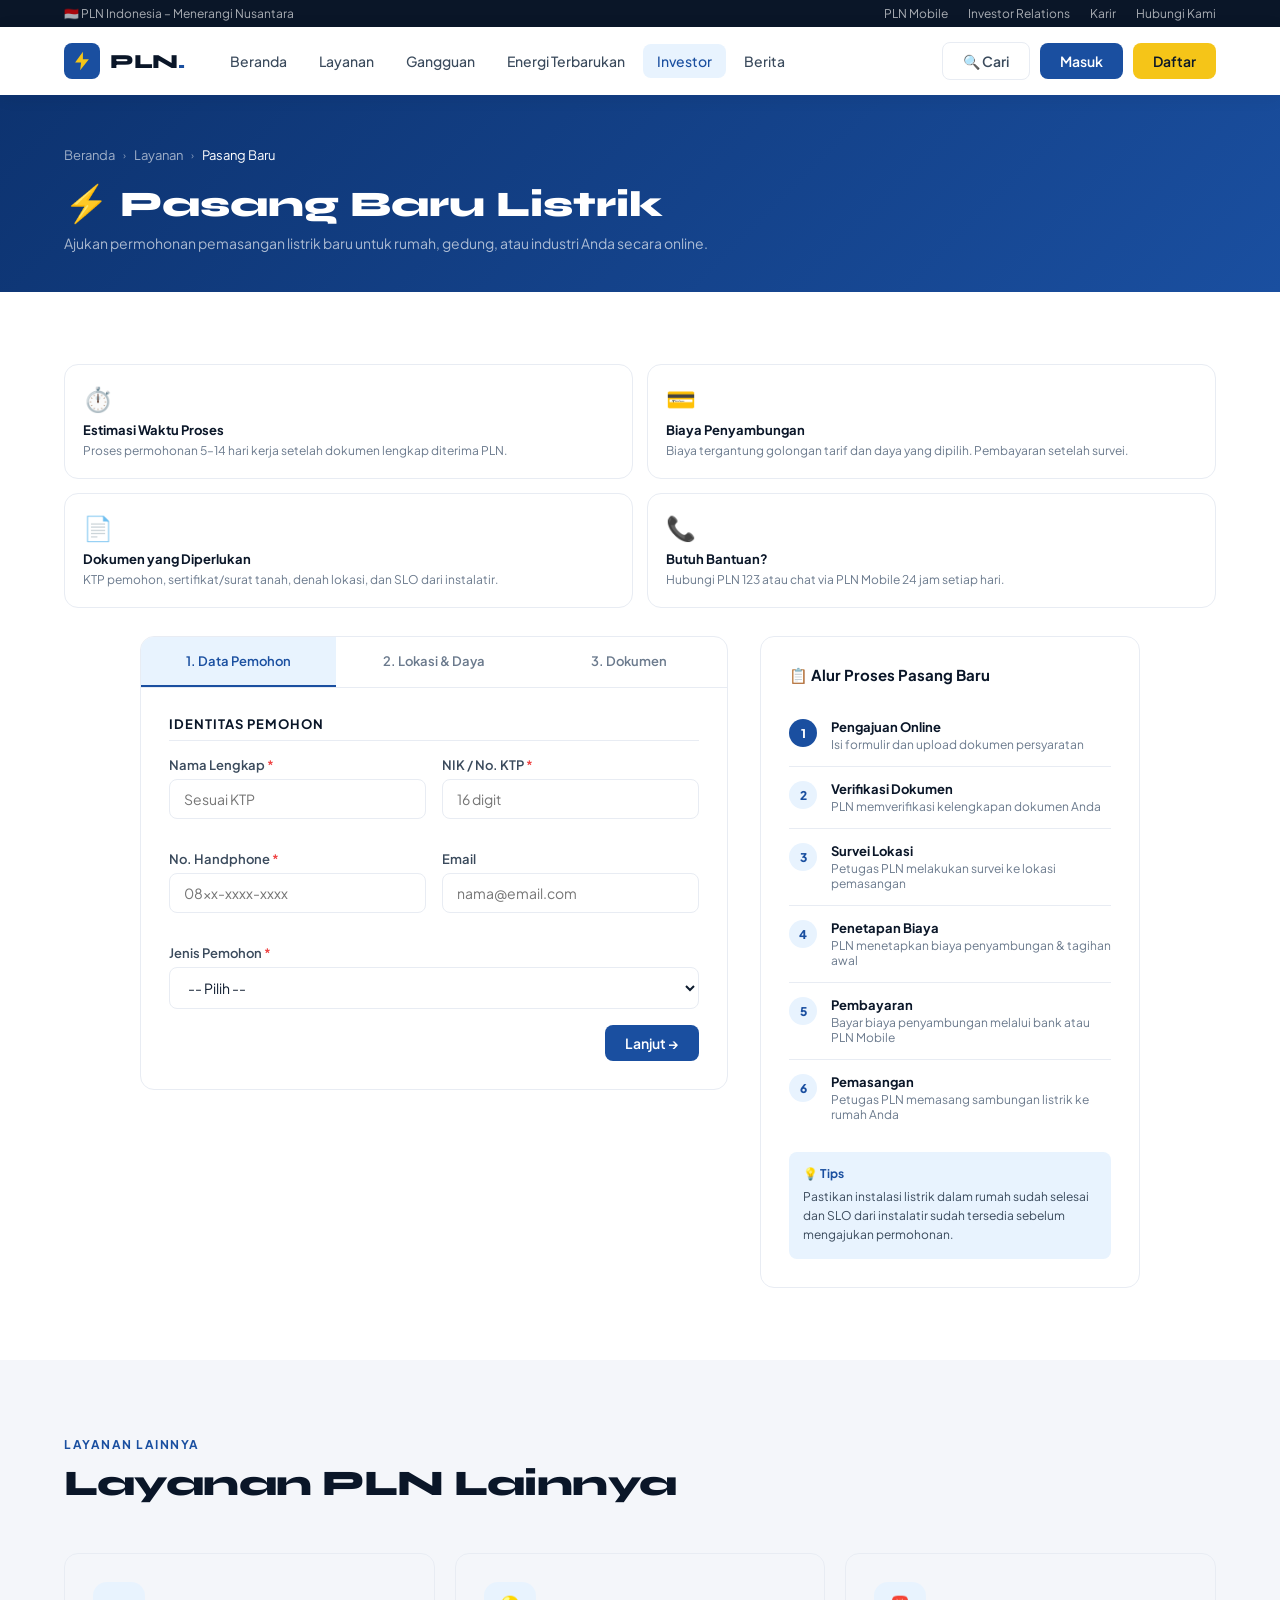
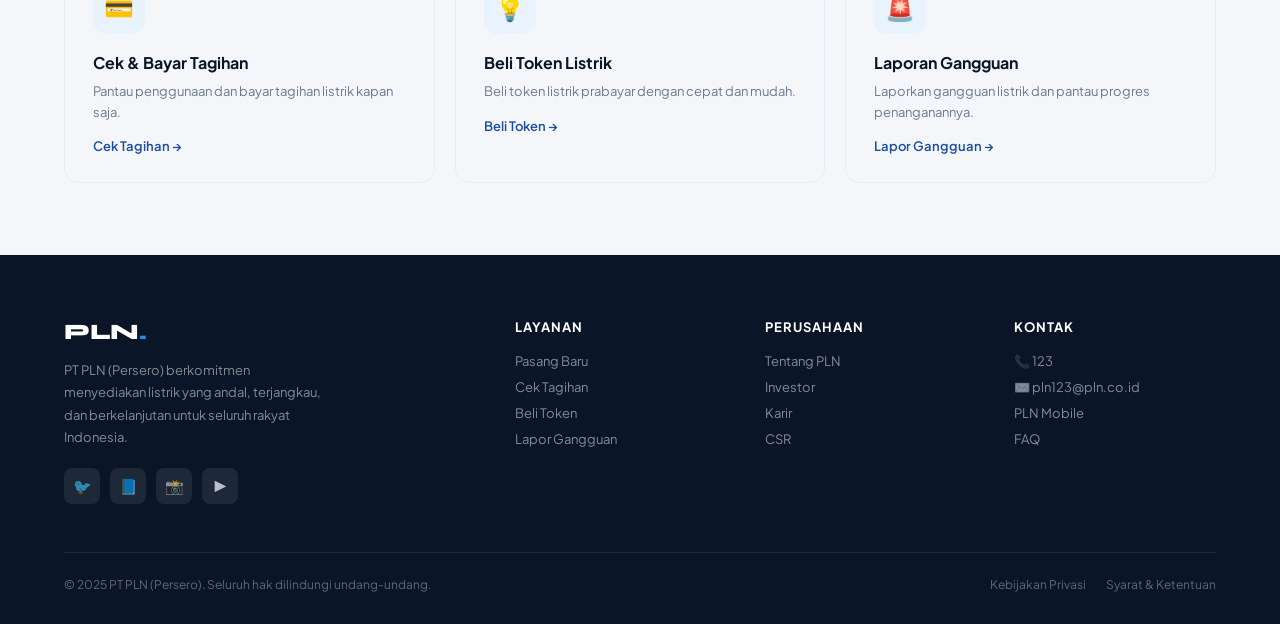
<file: pasang-baru.html>
<!DOCTYPE html>
<html lang="id">
<head>
<meta charset="UTF-8">
<meta name="viewport" content="width=device-width, initial-scale=1.0">
<title>Pasang Baru – PLN Indonesia</title>
<link rel="icon" href="assets/icons/favicon.svg" type="image/svg+xml">
<link rel="preconnect" href="https://fonts.googleapis.com">
<link href="https://fonts.googleapis.com/css2?family=Plus+Jakarta+Sans:wght@300;400;500;600;700;800&family=Syne:wght@700;800&display=swap" rel="stylesheet">
<link rel="stylesheet" href="style.css">
<style>
  .page-hero { background: linear-gradient(135deg, #0d3370, #1a4fa0); padding: 52px 0 40px; }
  .page-hero h1 { font-family:'Syne',sans-serif; font-size:clamp(24px,3vw,36px); font-weight:800; color:#fff; margin-bottom:8px; }
  .page-hero p { font-size:14px; color:rgba(255,255,255,0.65); }
  .breadcrumb { display:flex; gap:8px; font-size:13px; color:rgba(255,255,255,0.5); margin-bottom:20px; align-items:center; }
  .breadcrumb a { color:rgba(255,255,255,0.6); } .breadcrumb a:hover { color:var(--yellow); }
  .breadcrumb-sep { font-size:10px; }

  .pb-layout { display:grid; grid-template-columns:1fr 380px; gap:32px; align-items:start; max-width:1000px; margin:auto; }

  /* Steps sidebar */
  .steps-card { background:var(--white); border:1.5px solid var(--gray-2); border-radius:var(--radius); padding:28px; position:sticky; top:88px; }
  .steps-card h3 { font-size:15px; font-weight:700; color:var(--navy); margin-bottom:20px; }
  .step-list { display:flex; flex-direction:column; gap:0; }
  .step-item { display:flex; gap:14px; padding:14px 0; border-bottom:1px solid var(--gray-2); }
  .step-item:last-child { border-bottom:none; }
  .step-num { width:28px; height:28px; border-radius:50%; background:var(--sky-light); color:var(--blue); font-size:12px; font-weight:800; display:flex; align-items:center; justify-content:center; flex-shrink:0; }
  .step-num.done { background:var(--green); color:#fff; }
  .step-num.active { background:var(--blue); color:#fff; }
  .step-info h4 { font-size:13px; font-weight:700; color:var(--navy); margin-bottom:2px; }
  .step-info p { font-size:12px; color:var(--text-light); }

  /* Form area */
  .form-card { background:var(--white); border:1.5px solid var(--gray-2); border-radius:var(--radius); overflow:hidden; }
  .form-tabs { display:flex; border-bottom:1.5px solid var(--gray-2); }
  .form-tab { flex:1; padding:16px; text-align:center; font-size:13px; font-weight:600; color:var(--text-light); cursor:pointer; transition:all .2s; border-bottom:2px solid transparent; }
  .form-tab.active { color:var(--blue); border-bottom-color:var(--blue); background:var(--sky-light); }
  .form-body { padding:28px; }
  .form-section-title { font-size:13px; font-weight:700; color:var(--navy); text-transform:uppercase; letter-spacing:1px; margin-bottom:16px; padding-bottom:8px; border-bottom:1px solid var(--gray-2); }
  .form-row { display:grid; grid-template-columns:1fr 1fr; gap:16px; margin-bottom:16px; }
  .form-group { display:flex; flex-direction:column; gap:6px; margin-bottom:16px; }
  .form-group label { font-size:13px; font-weight:600; color:var(--text-mid); }
  .form-group input, .form-group select, .form-group textarea {
    padding:10px 14px; border:1.5px solid var(--gray-2); border-radius:var(--radius-sm);
    font-family:inherit; font-size:14px; color:var(--text-dark); background:var(--white);
    transition:border-color .2s; outline:none; width:100%;
  }
  .form-group input:focus, .form-group select:focus, .form-group textarea:focus { border-color:var(--blue); box-shadow:0 0 0 3px rgba(26,79,160,0.08); }
  .form-group textarea { resize:vertical; min-height:90px; }
  .form-hint { font-size:11px; color:var(--text-light); margin-top:4px; }
  .required { color:var(--red); }

  /* Tariff selector */
  .tariff-grid { display:grid; grid-template-columns:repeat(3,1fr); gap:10px; margin-bottom:16px; }
  .tariff-item { border:1.5px solid var(--gray-2); border-radius:var(--radius-sm); padding:12px; cursor:pointer; transition:all .2s; text-align:center; }
  .tariff-item:hover { border-color:var(--blue); background:var(--sky-light); }
  .tariff-item.selected { border-color:var(--blue); background:var(--sky-light); }
  .tariff-name { font-size:13px; font-weight:700; color:var(--navy); }
  .tariff-desc { font-size:11px; color:var(--text-light); margin-top:2px; }
  .tariff-price { font-size:11px; color:var(--blue); font-weight:600; margin-top:4px; }

  /* Summary box */
  .summary-box { background:var(--gray-1); border-radius:var(--radius-sm); padding:16px; margin-bottom:20px; }
  .summary-row { display:flex; justify-content:space-between; font-size:13px; padding:4px 0; }
  .summary-row .label { color:var(--text-light); }
  .summary-row .value { font-weight:600; color:var(--navy); }
  .summary-row.total { border-top:1px solid var(--gray-2); margin-top:8px; padding-top:12px; }
  .summary-row.total .value { color:var(--blue); font-size:16px; }

  /* Info cards */
  .info-grid { display:grid; grid-template-columns:1fr 1fr; gap:14px; margin-bottom:28px; }
  .info-card { border:1.5px solid var(--gray-2); border-radius:var(--radius); padding:18px; }
  .info-card-icon { font-size:24px; margin-bottom:8px; }
  .info-card-title { font-size:13px; font-weight:700; color:var(--navy); margin-bottom:4px; }
  .info-card-desc { font-size:12px; color:var(--text-light); line-height:1.5; }

  /* Upload area */
  .upload-area { border:2px dashed var(--gray-3); border-radius:var(--radius-sm); padding:24px; text-align:center; cursor:pointer; transition:all .2s; }
  .upload-area:hover { border-color:var(--blue); background:var(--sky-light); }
  .upload-icon { font-size:28px; margin-bottom:8px; }
  .upload-text { font-size:13px; color:var(--text-mid); font-weight:600; }
  .upload-hint { font-size:11px; color:var(--text-light); margin-top:4px; }

  @media(max-width:900px) {
    .pb-layout { grid-template-columns:1fr; }
    .steps-card { position:static; }
    .form-row { grid-template-columns:1fr; }
    .tariff-grid { grid-template-columns:repeat(2,1fr); }
    .info-grid { grid-template-columns:1fr; }
  }
  @media(max-width:480px) {
    .form-tabs { flex-direction:column; }
    .tariff-grid { grid-template-columns:1fr 1fr; }
  }
</style>
</head>
<body>

<!-- TOPBAR -->
<div class="topbar">
  <div class="topbar-inner">
    <span>🇮🇩 PLN Indonesia – Menerangi Nusantara</span>
    <div class="topbar-links">
      <a href="#">PLN Mobile</a>
      <a href="#">Investor Relations</a>
      <a href="#">Karir</a>
      <a href="#">Hubungi Kami</a>
    </div>
  </div>
</div>

<!-- NAVBAR -->
<nav>
  <div class="nav-inner">
    <a href="index.html" class="nav-logo">
      <div class="logo-icon">
        <svg viewBox="0 0 24 24"><path d="M13 2L4.5 13.5H11L10 22L19.5 10H13L13 2Z"/></svg>
      </div>
      <span class="logo-text">PLN<span>.</span></span>
    </a>
    <div class="nav-links">
      <a href="index.html">Beranda</a>
      <a href="index.html#layanan" class="active">Layanan</a>
      <a href="gangguan.html">Gangguan</a>
      <a href="index.html#transformasi">Energi Terbarukan</a>
      <a href="#">Investor</a>
      <a href="index.html#berita">Berita</a>
    </div>
    <div class="nav-actions">
      <button class="btn btn-outline">🔍 Cari</button>
      <button class="btn btn-primary">Masuk</button>
      <button class="btn btn-yellow">Daftar</button>
      <button class="hamburger" onclick="toggleMenu()" aria-label="Menu">
        <span></span><span></span><span></span>
      </button>
    </div>
  </div>
</nav>

<!-- MOBILE MENU -->
<div class="mobile-menu" id="mobileMenu">
  <button class="mobile-close" onclick="toggleMenu()">✕</button>
  <a href="index.html" onclick="toggleMenu()">Beranda</a>
  <a href="index.html#layanan" onclick="toggleMenu()">Layanan</a>
  <a href="gangguan.html" onclick="toggleMenu()">Gangguan</a>
  <a href="index.html#transformasi" onclick="toggleMenu()">Energi Terbarukan</a>
  <a href="index.html#berita" onclick="toggleMenu()">Berita</a>
  <div style="margin-top:24px;display:flex;flex-direction:column;gap:10px">
    <button class="btn btn-primary" style="justify-content:center">Masuk</button>
    <button class="btn btn-yellow" style="justify-content:center">Daftar</button>
  </div>
</div>

<!-- PAGE HERO -->
<section class="page-hero">
  <div class="container">
    <div class="breadcrumb">
      <a href="index.html">Beranda</a>
      <span class="breadcrumb-sep">›</span>
      <a href="index.html#layanan">Layanan</a>
      <span class="breadcrumb-sep">›</span>
      <span style="color:#fff">Pasang Baru</span>
    </div>
    <h1>⚡ Pasang Baru Listrik</h1>
    <p>Ajukan permohonan pemasangan listrik baru untuk rumah, gedung, atau industri Anda secara online.</p>
  </div>
</section>

<!-- MAIN CONTENT -->
<section class="section">
  <div class="container">

    <!-- Info cards -->
    <div class="info-grid fade-up">
      <div class="info-card">
        <div class="info-card-icon">⏱️</div>
        <div class="info-card-title">Estimasi Waktu Proses</div>
        <div class="info-card-desc">Proses permohonan 5–14 hari kerja setelah dokumen lengkap diterima PLN.</div>
      </div>
      <div class="info-card">
        <div class="info-card-icon">💳</div>
        <div class="info-card-title">Biaya Penyambungan</div>
        <div class="info-card-desc">Biaya tergantung golongan tarif dan daya yang dipilih. Pembayaran setelah survei.</div>
      </div>
      <div class="info-card">
        <div class="info-card-icon">📄</div>
        <div class="info-card-title">Dokumen yang Diperlukan</div>
        <div class="info-card-desc">KTP pemohon, sertifikat/surat tanah, denah lokasi, dan SLO dari instalatir.</div>
      </div>
      <div class="info-card">
        <div class="info-card-icon">📞</div>
        <div class="info-card-title">Butuh Bantuan?</div>
        <div class="info-card-desc">Hubungi PLN 123 atau chat via PLN Mobile 24 jam setiap hari.</div>
      </div>
    </div>

    <div class="pb-layout">

      <!-- Form -->
      <div class="form-card fade-up">
        <div class="form-tabs">
          <div class="form-tab active" onclick="switchTab(this, 'tab-data')">1. Data Pemohon</div>
          <div class="form-tab" onclick="switchTab(this, 'tab-lokasi')">2. Lokasi & Daya</div>
          <div class="form-tab" onclick="switchTab(this, 'tab-dokumen')">3. Dokumen</div>
        </div>

        <!-- Tab 1: Data Pemohon -->
        <div class="form-body" id="tab-data">
          <p class="form-section-title">Identitas Pemohon</p>
          <div class="form-row">
            <div class="form-group">
              <label>Nama Lengkap <span class="required">*</span></label>
              <input type="text" placeholder="Sesuai KTP">
            </div>
            <div class="form-group">
              <label>NIK / No. KTP <span class="required">*</span></label>
              <input type="text" placeholder="16 digit" maxlength="16">
            </div>
          </div>
          <div class="form-row">
            <div class="form-group">
              <label>No. Handphone <span class="required">*</span></label>
              <input type="tel" placeholder="08xx-xxxx-xxxx">
            </div>
            <div class="form-group">
              <label>Email</label>
              <input type="email" placeholder="nama@email.com">
            </div>
          </div>
          <div class="form-group">
            <label>Jenis Pemohon <span class="required">*</span></label>
            <select>
              <option value="">-- Pilih --</option>
              <option>Perorangan / Rumah Tangga</option>
              <option>Usaha / Bisnis</option>
              <option>Industri</option>
              <option>Instansi Pemerintah</option>
            </select>
          </div>
          <div style="display:flex;justify-content:flex-end">
            <button class="btn btn-primary" onclick="nextTab('tab-lokasi', this)">Lanjut →</button>
          </div>
        </div>

        <!-- Tab 2: Lokasi & Daya -->
        <div class="form-body" id="tab-lokasi" style="display:none">
          <p class="form-section-title">Lokasi Pemasangan</p>
          <div class="form-group">
            <label>Alamat Lengkap <span class="required">*</span></label>
            <textarea placeholder="Jl. Nama Jalan No. XX, RT/RW, Kelurahan..."></textarea>
          </div>
          <div class="form-row">
            <div class="form-group">
              <label>Kota / Kabupaten <span class="required">*</span></label>
              <input type="text" placeholder="Contoh: Surabaya">
            </div>
            <div class="form-group">
              <label>Provinsi <span class="required">*</span></label>
              <select>
                <option>-- Pilih --</option>
                <option>Jawa Timur</option>
                <option>Jawa Barat</option>
                <option>Jawa Tengah</option>
                <option>DKI Jakarta</option>
                <option>Bali</option>
                <option>Sumatera Utara</option>
                <option>Kalimantan Timur</option>
              </select>
            </div>
          </div>

          <p class="form-section-title" style="margin-top:8px">Pilih Daya yang Dibutuhkan</p>
          <div class="tariff-grid">
            <div class="tariff-item selected" onclick="selectTariff(this)">
              <div class="tariff-name">450 VA</div>
              <div class="tariff-desc">Rumah sederhana</div>
              <div class="tariff-price">Rp 11.500/kWh</div>
            </div>
            <div class="tariff-item" onclick="selectTariff(this)">
              <div class="tariff-name">900 VA</div>
              <div class="tariff-desc">Rumah tangga kecil</div>
              <div class="tariff-price">Rp 11.500/kWh</div>
            </div>
            <div class="tariff-item" onclick="selectTariff(this)">
              <div class="tariff-name">1.300 VA</div>
              <div class="tariff-desc">Rumah tangga</div>
              <div class="tariff-price">Rp 11.500/kWh</div>
            </div>
            <div class="tariff-item" onclick="selectTariff(this)">
              <div class="tariff-name">2.200 VA</div>
              <div class="tariff-desc">Rumah menengah</div>
              <div class="tariff-price">Rp 11.500/kWh</div>
            </div>
            <div class="tariff-item" onclick="selectTariff(this)">
              <div class="tariff-name">3.500 VA</div>
              <div class="tariff-desc">Rumah besar / ruko</div>
              <div class="tariff-price">Rp 14.452/kWh</div>
            </div>
            <div class="tariff-item" onclick="selectTariff(this)">
              <div class="tariff-name">> 5.500 VA</div>
              <div class="tariff-desc">Bisnis / industri</div>
              <div class="tariff-price">Rp 14.452/kWh</div>
            </div>
          </div>
          <div style="display:flex;gap:10px;justify-content:flex-end">
            <button class="btn btn-outline" onclick="prevTab('tab-data', this)">← Kembali</button>
            <button class="btn btn-primary" onclick="nextTab('tab-dokumen', this)">Lanjut →</button>
          </div>
        </div>

        <!-- Tab 3: Dokumen -->
        <div class="form-body" id="tab-dokumen" style="display:none">
          <p class="form-section-title">Upload Dokumen</p>

          <div class="form-group">
            <label>KTP Pemohon <span class="required">*</span></label>
            <div class="upload-area" onclick="showToast('Fitur upload tersedia di versi final','info')">
              <div class="upload-icon">🪪</div>
              <div class="upload-text">Klik untuk upload KTP</div>
              <div class="upload-hint">JPG, PNG, atau PDF – maks. 5 MB</div>
            </div>
          </div>
          <div class="form-group">
            <label>Sertifikat / Surat Tanah <span class="required">*</span></label>
            <div class="upload-area" onclick="showToast('Fitur upload tersedia di versi final','info')">
              <div class="upload-icon">📄</div>
              <div class="upload-text">Klik untuk upload surat tanah</div>
              <div class="upload-hint">JPG, PNG, atau PDF – maks. 5 MB</div>
            </div>
          </div>
          <div class="form-group">
            <label>SLO (Sertifikat Laik Operasi)</label>
            <div class="upload-area" onclick="showToast('Fitur upload tersedia di versi final','info')">
              <div class="upload-icon">📋</div>
              <div class="upload-text">Klik untuk upload SLO</div>
              <div class="upload-hint">Dari instalatir listrik bersertifikat</div>
            </div>
          </div>

          <div class="summary-box">
            <div class="summary-row"><span class="label">Jenis permohonan</span><span class="value">Pasang Baru</span></div>
            <div class="summary-row"><span class="label">Daya dipilih</span><span class="value" id="selected-daya">450 VA</span></div>
            <div class="summary-row"><span class="label">Estimasi biaya</span><span class="value">Survei terlebih dahulu</span></div>
            <div class="summary-row total"><span class="label">Status</span><span class="value" style="color:var(--green)">Siap Diajukan</span></div>
          </div>

          <div style="display:flex;gap:10px;justify-content:flex-end">
            <button class="btn btn-outline" onclick="prevTab('tab-lokasi', this)">← Kembali</button>
            <button class="btn btn-yellow" onclick="submitForm()" style="padding:11px 28px;font-size:15px">⚡ Ajukan Sekarang</button>
          </div>
        </div>
      </div>

      <!-- Steps sidebar -->
      <div class="steps-card fade-up">
        <h3>📋 Alur Proses Pasang Baru</h3>
        <div class="step-list">
          <div class="step-item">
            <div class="step-num active">1</div>
            <div class="step-info">
              <h4>Pengajuan Online</h4>
              <p>Isi formulir dan upload dokumen persyaratan</p>
            </div>
          </div>
          <div class="step-item">
            <div class="step-num">2</div>
            <div class="step-info">
              <h4>Verifikasi Dokumen</h4>
              <p>PLN memverifikasi kelengkapan dokumen Anda</p>
            </div>
          </div>
          <div class="step-item">
            <div class="step-num">3</div>
            <div class="step-info">
              <h4>Survei Lokasi</h4>
              <p>Petugas PLN melakukan survei ke lokasi pemasangan</p>
            </div>
          </div>
          <div class="step-item">
            <div class="step-num">4</div>
            <div class="step-info">
              <h4>Penetapan Biaya</h4>
              <p>PLN menetapkan biaya penyambungan & tagihan awal</p>
            </div>
          </div>
          <div class="step-item">
            <div class="step-num">5</div>
            <div class="step-info">
              <h4>Pembayaran</h4>
              <p>Bayar biaya penyambungan melalui bank atau PLN Mobile</p>
            </div>
          </div>
          <div class="step-item">
            <div class="step-num">6</div>
            <div class="step-info">
              <h4>Pemasangan</h4>
              <p>Petugas PLN memasang sambungan listrik ke rumah Anda</p>
            </div>
          </div>
        </div>

        <div style="background:var(--sky-light);border-radius:var(--radius-sm);padding:14px;margin-top:16px">
          <div style="font-size:12px;font-weight:700;color:var(--blue);margin-bottom:6px">💡 Tips</div>
          <div style="font-size:12px;color:var(--text-mid);line-height:1.6">Pastikan instalasi listrik dalam rumah sudah selesai dan SLO dari instalatir sudah tersedia sebelum mengajukan permohonan.</div>
        </div>
      </div>
    </div>
  </div>
</section>

<!-- LAYANAN LAIN -->
<section class="section section-alt">
  <div class="container">
    <div class="section-header">
      <span class="section-tag">Layanan Lainnya</span>
      <h2 class="section-title">Layanan PLN Lainnya</h2>
    </div>
    <div class="layanan-grid">
      <a href="tagihan.html" class="layanan-card fade-up" style="text-decoration:none">
        <div class="layanan-icon">💳</div>
        <div class="layanan-title">Cek & Bayar Tagihan</div>
        <div class="layanan-desc">Pantau penggunaan dan bayar tagihan listrik kapan saja.</div>
        <span class="layanan-link">Cek Tagihan →</span>
      </a>
      <a href="token.html" class="layanan-card fade-up" style="text-decoration:none">
        <div class="layanan-icon">💡</div>
        <div class="layanan-title">Beli Token Listrik</div>
        <div class="layanan-desc">Beli token listrik prabayar dengan cepat dan mudah.</div>
        <span class="layanan-link">Beli Token →</span>
      </a>
      <a href="gangguan.html" class="layanan-card fade-up" style="text-decoration:none">
        <div class="layanan-icon">🚨</div>
        <div class="layanan-title">Laporan Gangguan</div>
        <div class="layanan-desc">Laporkan gangguan listrik dan pantau progres penanganannya.</div>
        <span class="layanan-link">Lapor Gangguan →</span>
      </a>
    </div>
  </div>
</section>

<!-- FOOTER -->
<footer>
  <div class="container">
    <div class="footer-grid">
      <div class="footer-brand">
        <span class="logo-text" style="font-family:'Syne',sans-serif;font-weight:800;color:#fff;font-size:22px;display:block">PLN<span style="color:#2E8BF0">.</span></span>
        <p>PT PLN (Persero) berkomitmen menyediakan listrik yang andal, terjangkau, dan berkelanjutan untuk seluruh rakyat Indonesia.</p>
        <div class="footer-social">
          <div class="social-btn">🐦</div>
          <div class="social-btn">📘</div>
          <div class="social-btn">📸</div>
          <div class="social-btn">▶</div>
        </div>
      </div>
      <div class="footer-col">
        <h4>Layanan</h4>
        <div class="footer-links">
          <a href="pasang-baru.html">Pasang Baru</a>
          <a href="tagihan.html">Cek Tagihan</a>
          <a href="token.html">Beli Token</a>
          <a href="gangguan.html">Lapor Gangguan</a>
        </div>
      </div>
      <div class="footer-col">
        <h4>Perusahaan</h4>
        <div class="footer-links">
          <a href="#">Tentang PLN</a>
          <a href="#">Investor</a>
          <a href="#">Karir</a>
          <a href="#">CSR</a>
        </div>
      </div>
      <div class="footer-col">
        <h4>Kontak</h4>
        <div class="footer-links">
          <a href="#">📞 123</a>
          <a href="#">✉️ pln123@pln.co.id</a>
          <a href="#">PLN Mobile</a>
          <a href="#">FAQ</a>
        </div>
      </div>
    </div>
    <div class="footer-bottom">
      <span>© 2025 PT PLN (Persero). Seluruh hak dilindungi undang-undang.</span>
      <div style="display:flex;gap:20px">
        <a href="#" style="color:rgba(255,255,255,0.35);font-size:12px">Kebijakan Privasi</a>
        <a href="#" style="color:rgba(255,255,255,0.35);font-size:12px">Syarat & Ketentuan</a>
      </div>
    </div>
  </div>
</footer>

<script src="script.js" defer></script>
<script>
function switchTab(el, tabId) {
  document.querySelectorAll('.form-tab').forEach(t => t.classList.remove('active'));
  document.querySelectorAll('.form-body').forEach(b => b.style.display = 'none');
  el.classList.add('active');
  document.getElementById(tabId).style.display = 'block';
}
function nextTab(tabId, btn) {
  const tabs = ['tab-data','tab-lokasi','tab-dokumen'];
  const tabEls = document.querySelectorAll('.form-tab');
  tabs.forEach((id, i) => {
    document.getElementById(id).style.display = id === tabId ? 'block' : 'none';
    tabEls[i].classList.toggle('active', id === tabId);
  });
}
function prevTab(tabId, btn) { nextTab(tabId, btn); }
function selectTariff(el) {
  document.querySelectorAll('.tariff-item').forEach(t => t.classList.remove('selected'));
  el.classList.add('selected');
  document.getElementById('selected-daya').textContent = el.querySelector('.tariff-name').textContent;
}
function submitForm() {
  showToast('Permohonan berhasil dikirim! Kami akan menghubungi Anda dalam 1x24 jam.', 'success');
}
function showToast(msg, type) {
  const colors = { info:'#1A4FA0', success:'#16a34a', warning:'#d97706' };
  const icons  = { info:'ℹ️', success:'✅', warning:'⚠️' };
  const toast = document.createElement('div');
  toast.style.cssText = 'position:fixed;bottom:28px;right:28px;background:' + colors[type] + ';color:#fff;padding:14px 20px;border-radius:10px;font-size:13px;font-weight:600;font-family:"Plus Jakarta Sans",sans-serif;box-shadow:0 6px 24px rgba(0,0,0,0.2);opacity:0;transform:translateY(10px);transition:opacity .3s,transform .3s;z-index:300;max-width:300px;line-height:1.5;display:flex;gap:10px;align-items:flex-start';
  toast.innerHTML = '<span>' + icons[type] + '</span><span>' + msg + '</span>';
  document.body.appendChild(toast);
  requestAnimationFrame(() => { toast.style.opacity='1'; toast.style.transform='translateY(0)'; });
  setTimeout(() => { toast.style.opacity='0'; toast.style.transform='translateY(10px)'; setTimeout(()=>toast.remove(),350); }, 3500);
}
</script>
</body>
</html>
</file>
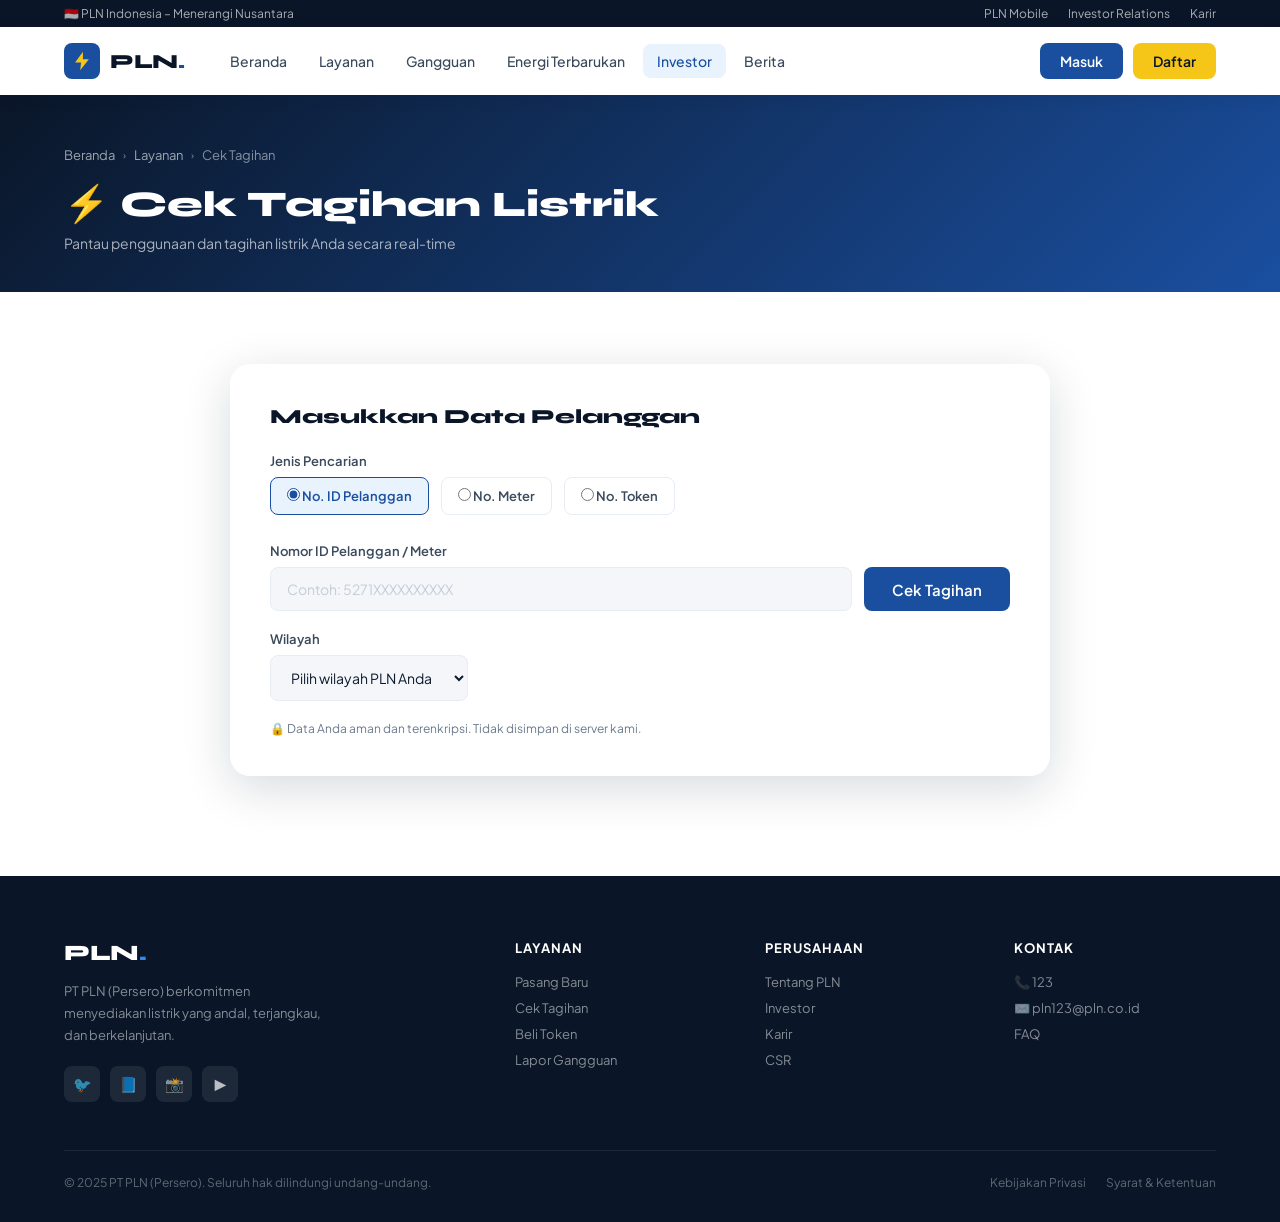
<file: tagihan.html>
<!DOCTYPE html>
<html lang="id">
<head>
<meta charset="UTF-8">
<meta name="viewport" content="width=device-width, initial-scale=1.0">
<title>Cek Tagihan – PLN Indonesia</title>
<link rel="icon" href="assets/icons/favicon.svg" type="image/svg+xml">
<link rel="preconnect" href="https://fonts.googleapis.com">
<link href="https://fonts.googleapis.com/css2?family=Plus+Jakarta+Sans:wght@300;400;500;600;700;800&family=Syne:wght@700;800&display=swap" rel="stylesheet">
<link rel="stylesheet" href="style.css">
<style>
  .page-hero { background: linear-gradient(135deg, var(--navy), var(--blue)); padding: 52px 0 40px; }
  .page-hero h1 { font-family:'Syne',sans-serif; font-size: clamp(24px,3vw,36px); font-weight:800; color:var(--white); margin-bottom:8px; }
  .page-hero p { font-size:14px; color:rgba(255,255,255,0.65); }
  .breadcrumb { display:flex; gap:8px; font-size:13px; color:rgba(255,255,255,0.5); margin-bottom:20px; align-items:center; }
  .breadcrumb a { color:rgba(255,255,255,0.6); } .breadcrumb a:hover { color:var(--yellow); }
  .breadcrumb-sep { font-size:10px; }

  .tagihan-wrap { max-width:820px; margin:auto; }

  /* Card cek tagihan */
  .cek-card { background:var(--white); border-radius:20px; box-shadow:var(--shadow-lg); padding:40px; margin-bottom:28px; }
  .cek-card h2 { font-family:'Syne',sans-serif; font-size:20px; font-weight:800; color:var(--navy); margin-bottom:24px; }

  .input-group { margin-bottom:20px; }
  .input-group label { display:block; font-size:13px; font-weight:600; color:var(--text-mid); margin-bottom:8px; }
  .input-row { display:flex; gap:12px; }
  .input-field { flex:1; padding:12px 16px; border:1.5px solid var(--gray-2); border-radius:var(--radius-sm); font-family:inherit; font-size:14px; color:var(--text-dark); outline:none; transition:border-color .2s; background:var(--gray-1); }
  .input-field:focus { border-color:var(--blue); background:var(--white); }
  .input-field::placeholder { color:var(--gray-3); }
  select.input-field { cursor:pointer; }

  .radio-group { display:flex; gap:12px; flex-wrap:wrap; }
  .radio-opt { display:flex; align-items:center; gap:8px; padding:10px 16px; border:1.5px solid var(--gray-2); border-radius:var(--radius-sm); cursor:pointer; font-size:13px; font-weight:600; color:var(--text-mid); transition:all .2s; }
  .radio-opt:has(input:checked) { border-color:var(--blue); background:var(--sky-light); color:var(--blue); }
  .radio-opt input { accent-color:var(--blue); }

  /* Hasil tagihan */
  .hasil-card { background:var(--white); border-radius:20px; box-shadow:var(--shadow-lg); padding:40px; display:none; }
  .hasil-card.show { display:block; animation:fadeSlide .4s ease; }
  @keyframes fadeSlide { from{opacity:0;transform:translateY(16px)} to{opacity:1;transform:translateY(0)} }

  .pelanggan-info { display:grid; grid-template-columns:1fr 1fr; gap:16px; background:var(--gray-1); border-radius:12px; padding:20px; margin-bottom:28px; }
  .info-item label { font-size:11px; font-weight:700; color:var(--text-light); text-transform:uppercase; letter-spacing:.8px; display:block; margin-bottom:4px; }
  .info-item span { font-size:14px; font-weight:600; color:var(--navy); }

  .tagihan-amount { text-align:center; padding:28px; background:linear-gradient(135deg,var(--navy),var(--blue)); border-radius:16px; margin-bottom:24px; color:var(--white); }
  .tagihan-amount-label { font-size:12px; color:rgba(255,255,255,0.6); text-transform:uppercase; letter-spacing:1px; margin-bottom:8px; }
  .tagihan-amount-num { font-family:'Syne',sans-serif; font-size:clamp(28px,5vw,44px); font-weight:800; color:var(--yellow); }
  .tagihan-amount-due { font-size:13px; color:rgba(255,255,255,0.6); margin-top:6px; }

  .tagihan-detail { margin-bottom:24px; }
  .detail-row { display:flex; justify-content:space-between; padding:12px 0; border-bottom:1px solid var(--gray-2); font-size:13px; }
  .detail-row:last-child { border-bottom:none; }
  .detail-row .label { color:var(--text-light); }
  .detail-row .value { font-weight:600; color:var(--navy); }
  .detail-row.total { border-top:2px solid var(--blue); padding-top:16px; }
  .detail-row.total .label { font-weight:700; color:var(--navy); font-size:14px; }
  .detail-row.total .value { color:var(--blue); font-size:16px; }

  .bayar-actions { display:flex; gap:12px; flex-wrap:wrap; }

  /* Riwayat */
  .riwayat-card { background:var(--white); border-radius:20px; box-shadow:var(--shadow-lg); padding:32px; margin-top:28px; }
  .riwayat-card h3 { font-family:'Syne',sans-serif; font-size:18px; font-weight:800; color:var(--navy); margin-bottom:20px; }
  .riwayat-row { display:flex; justify-content:space-between; align-items:center; padding:14px 0; border-bottom:1px solid var(--gray-2); }
  .riwayat-row:last-child { border-bottom:none; }
  .riwayat-bulan { font-size:14px; font-weight:600; color:var(--navy); }
  .riwayat-kwh { font-size:12px; color:var(--text-light); margin-top:3px; }
  .riwayat-status { display:flex; align-items:center; gap:10px; }
  .badge { display:inline-flex; align-items:center; gap:5px; padding:4px 10px; border-radius:100px; font-size:11px; font-weight:700; }
  .badge-green { background:#F0FDF4; color:#15803d; }
  .badge-yellow { background:#FFF8E1; color:#92400e; }
  .riwayat-nominal { font-size:14px; font-weight:700; color:var(--navy); }

  @media(max-width:600px) {
    .cek-card, .hasil-card, .riwayat-card { padding:24px; }
    .input-row { flex-direction:column; }
    .pelanggan-info { grid-template-columns:1fr; }
    .bayar-actions { flex-direction:column; }
    .bayar-actions .btn { justify-content:center; }
  }
</style>
</head>
<body>

<!-- TOPBAR -->
<div class="topbar">
  <div class="topbar-inner">
    <span>🇮🇩 PLN Indonesia – Menerangi Nusantara</span>
    <div class="topbar-links">
      <a href="#">PLN Mobile</a><a href="#">Investor Relations</a><a href="#">Karir</a>
    </div>
  </div>
</div>

<!-- NAVBAR -->
<nav>
  <div class="nav-inner">
    <a href="index.html" class="nav-logo">
      <div class="logo-icon">
        <svg viewBox="0 0 24 24"><path d="M13 2L4.5 13.5H11L10 22L19.5 10H13L13 2Z"/></svg>
      </div>
      <span class="logo-text">PLN<span>.</span></span>
    </a>
    <div class="nav-links">
      <a href="index.html">Beranda</a>
      <a href="index.html#layanan" class="active">Layanan</a>
      <a href="gangguan.html">Gangguan</a>
      <a href="index.html#transformasi">Energi Terbarukan</a>
      <a href="#">Investor</a>
      <a href="index.html#berita">Berita</a>
    </div>
    <div class="nav-actions">
      <button class="btn btn-primary">Masuk</button>
      <button class="btn btn-yellow">Daftar</button>
      <button class="hamburger" onclick="toggleMenu()" aria-label="Menu">
        <span></span><span></span><span></span>
      </button>
    </div>
  </div>
</nav>

<div class="mobile-menu" id="mobileMenu">
  <button class="mobile-close" onclick="toggleMenu()">✕</button>
  <a href="index.html" onclick="toggleMenu()">Beranda</a>
  <a href="index.html#layanan" onclick="toggleMenu()">Layanan</a>
  <a href="gangguan.html" onclick="toggleMenu()">Gangguan</a>
  <a href="index.html#transformasi" onclick="toggleMenu()">Energi Terbarukan</a>
  <a href="#" onclick="toggleMenu()">Investor</a>
  <a href="index.html#berita" onclick="toggleMenu()">Berita</a>
  <div style="margin-top:24px;display:flex;flex-direction:column;gap:10px">
    <button class="btn btn-primary" style="justify-content:center">Masuk</button>
    <button class="btn btn-yellow" style="justify-content:center">Daftar</button>
  </div>
</div>

<!-- PAGE HERO -->
<div class="page-hero">
  <div class="container">
    <div class="breadcrumb">
      <a href="index.html">Beranda</a>
      <span class="breadcrumb-sep">›</span>
      <a href="index.html#layanan">Layanan</a>
      <span class="breadcrumb-sep">›</span>
      <span>Cek Tagihan</span>
    </div>
    <h1>⚡ Cek Tagihan Listrik</h1>
    <p>Pantau penggunaan dan tagihan listrik Anda secara real-time</p>
  </div>
</div>

<!-- CONTENT -->
<section class="section">
  <div class="container">
    <div class="tagihan-wrap">

      <!-- Form cek -->
      <div class="cek-card fade-up">
        <h2>Masukkan Data Pelanggan</h2>

        <div class="input-group">
          <label>Jenis Pencarian</label>
          <div class="radio-group">
            <label class="radio-opt"><input type="radio" name="jenis" value="idpel" checked> No. ID Pelanggan</label>
            <label class="radio-opt"><input type="radio" name="jenis" value="meter"> No. Meter</label>
            <label class="radio-opt"><input type="radio" name="jenis" value="token"> No. Token</label>
          </div>
        </div>

        <div class="input-group">
          <label for="nomor">Nomor ID Pelanggan / Meter</label>
          <div class="input-row">
            <input class="input-field" type="text" id="nomor" placeholder="Contoh: 5271XXXXXXXXXX" maxlength="14">
            <button class="btn btn-primary" style="padding:12px 28px;font-size:15px" onclick="cekTagihan()">Cek Tagihan</button>
          </div>
        </div>

        <div class="input-group">
          <label>Wilayah</label>
          <select class="input-field">
            <option>Pilih wilayah PLN Anda</option>
            <option>PLN UP3 Malang</option>
            <option>PLN UP3 Surabaya</option>
            <option>PLN UP3 Jakarta Pusat</option>
            <option>PLN UP3 Bandung</option>
            <option>PLN UP3 Medan</option>
          </select>
        </div>

        <p style="font-size:12px;color:var(--text-light)">🔒 Data Anda aman dan terenkripsi. Tidak disimpan di server kami.</p>
      </div>

      <!-- Hasil tagihan -->
      <div class="hasil-card fade-up" id="hasilTagihan">
        <div style="display:flex;justify-content:space-between;align-items:center;margin-bottom:24px;flex-wrap:wrap;gap:12px">
          <h2 style="margin:0;font-family:'Syne',sans-serif;font-size:20px;font-weight:800;color:var(--navy)">Informasi Tagihan</h2>
          <span class="badge badge-yellow">⏳ Belum Dibayar</span>
        </div>

        <div class="pelanggan-info">
          <div class="info-item"><label>Nama Pelanggan</label><span>Budi Santoso</span></div>
          <div class="info-item"><label>No. ID Pelanggan</label><span>527100123456</span></div>
          <div class="info-item"><label>Golongan Tarif</label><span>R1M / 1300 VA</span></div>
          <div class="info-item"><label>Alamat</label><span>Jl. Soekarno-Hatta, Malang</span></div>
        </div>

        <div class="tagihan-amount">
          <div class="tagihan-amount-label">Total Tagihan Bulan Ini</div>
          <div class="tagihan-amount-num" id="nominalTagihan">Rp 245.800</div>
          <div class="tagihan-amount-due">⏰ Jatuh tempo: 20 Juli 2025</div>
        </div>

        <div class="tagihan-detail">
          <div class="detail-row"><span class="label">Periode</span><span class="value">Juni 2025</span></div>
          <div class="detail-row"><span class="label">Stand Meter Awal</span><span class="value">4.521 kWh</span></div>
          <div class="detail-row"><span class="label">Stand Meter Akhir</span><span class="value">4.718 kWh</span></div>
          <div class="detail-row"><span class="label">Pemakaian</span><span class="value">197 kWh</span></div>
          <div class="detail-row"><span class="label">Biaya Pemakaian</span><span class="value">Rp 221.800</span></div>
          <div class="detail-row"><span class="label">Biaya Beban</span><span class="value">Rp 24.000</span></div>
          <div class="detail-row total"><span class="label">Total Tagihan</span><span class="value">Rp 245.800</span></div>
        </div>

        <div class="bayar-actions">
          <button class="btn btn-yellow" style="font-size:15px;padding:12px 28px" onclick="showToast('Mengalihkan ke halaman pembayaran...','success')">💳 Bayar Sekarang</button>
          <button class="btn btn-outline" onclick="cetakTagihan()">🖨️ Cetak / Unduh PDF</button>
          <button class="btn btn-outline" onclick="showToast('Tagihan dikirim ke email Anda','success')">📧 Kirim ke Email</button>
        </div>
      </div>

      <!-- Riwayat -->
      <div class="riwayat-card fade-up" id="riwayatCard" style="display:none">
        <h3>📊 Riwayat Tagihan (6 Bulan Terakhir)</h3>
        <div class="riwayat-row">
          <div><div class="riwayat-bulan">Juni 2025</div><div class="riwayat-kwh">197 kWh</div></div>
          <div class="riwayat-status"><span class="badge badge-yellow">⏳ Belum Bayar</span><span class="riwayat-nominal">Rp 245.800</span></div>
        </div>
        <div class="riwayat-row">
          <div><div class="riwayat-bulan">Mei 2025</div><div class="riwayat-kwh">185 kWh</div></div>
          <div class="riwayat-status"><span class="badge badge-green">✅ Lunas</span><span class="riwayat-nominal">Rp 231.400</span></div>
        </div>
        <div class="riwayat-row">
          <div><div class="riwayat-bulan">April 2025</div><div class="riwayat-kwh">210 kWh</div></div>
          <div class="riwayat-status"><span class="badge badge-green">✅ Lunas</span><span class="riwayat-nominal">Rp 262.500</span></div>
        </div>
        <div class="riwayat-row">
          <div><div class="riwayat-bulan">Maret 2025</div><div class="riwayat-kwh">178 kWh</div></div>
          <div class="riwayat-status"><span class="badge badge-green">✅ Lunas</span><span class="riwayat-nominal">Rp 222.500</span></div>
        </div>
        <div class="riwayat-row">
          <div><div class="riwayat-bulan">Februari 2025</div><div class="riwayat-kwh">165 kWh</div></div>
          <div class="riwayat-status"><span class="badge badge-green">✅ Lunas</span><span class="riwayat-nominal">Rp 206.300</span></div>
        </div>
        <div class="riwayat-row">
          <div><div class="riwayat-bulan">Januari 2025</div><div class="riwayat-kwh">192 kWh</div></div>
          <div class="riwayat-status"><span class="badge badge-green">✅ Lunas</span><span class="riwayat-nominal">Rp 240.000</span></div>
        </div>
      </div>

    </div>
  </div>
</section>

<!-- FOOTER -->
<footer>
  <div class="container">
    <div class="footer-grid">
      <div class="footer-brand">
        <span class="logo-text" style="font-family:'Syne',sans-serif;font-weight:800;font-size:22px;display:block;margin-bottom:14px;color:var(--white)">PLN<span style="color:var(--sky)">.</span></span>
        <p>PT PLN (Persero) berkomitmen menyediakan listrik yang andal, terjangkau, dan berkelanjutan.</p>
        <div class="footer-social">
          <div class="social-btn">🐦</div><div class="social-btn">📘</div>
          <div class="social-btn">📸</div><div class="social-btn">▶</div>
        </div>
      </div>
      <div class="footer-col"><h4>Layanan</h4><div class="footer-links">
        <a href="#">Pasang Baru</a><a href="tagihan.html">Cek Tagihan</a>
        <a href="#">Beli Token</a><a href="gangguan.html">Lapor Gangguan</a>
      </div></div>
      <div class="footer-col"><h4>Perusahaan</h4><div class="footer-links">
        <a href="#">Tentang PLN</a><a href="#">Investor</a>
        <a href="#">Karir</a><a href="#">CSR</a>
      </div></div>
      <div class="footer-col"><h4>Kontak</h4><div class="footer-links">
        <a href="#">📞 123</a><a href="#">✉️ pln123@pln.co.id</a><a href="#">FAQ</a>
      </div></div>
    </div>
    <div class="footer-bottom">
      <span>© 2025 PT PLN (Persero). Seluruh hak dilindungi undang-undang.</span>
      <div style="display:flex;gap:20px">
        <a href="#" style="color:rgba(255,255,255,0.35);font-size:12px">Kebijakan Privasi</a>
        <a href="#" style="color:rgba(255,255,255,0.35);font-size:12px">Syarat & Ketentuan</a>
      </div>
    </div>
  </div>
</footer>

<script src="script.js" defer></script>
<script>
function cekTagihan() {
  const nomor = document.getElementById('nomor').value.trim();
  if (!nomor) { showToast('Masukkan nomor ID pelanggan terlebih dahulu', 'warning'); return; }
  const btn = event.target;
  btn.textContent = '⏳ Memuat...';
  btn.disabled = true;
  setTimeout(() => {
    btn.textContent = 'Cek Tagihan';
    btn.disabled = false;
    document.getElementById('hasilTagihan').classList.add('show');
    document.getElementById('riwayatCard').style.display = 'block';
    document.getElementById('hasilTagihan').scrollIntoView({ behavior:'smooth', block:'start' });
  }, 1200);
}
function cetakTagihan() {
  showToast('Menyiapkan file PDF...', 'info');
  setTimeout(() => window.print(), 800);
}
</script>
</body>
</html>
</file>
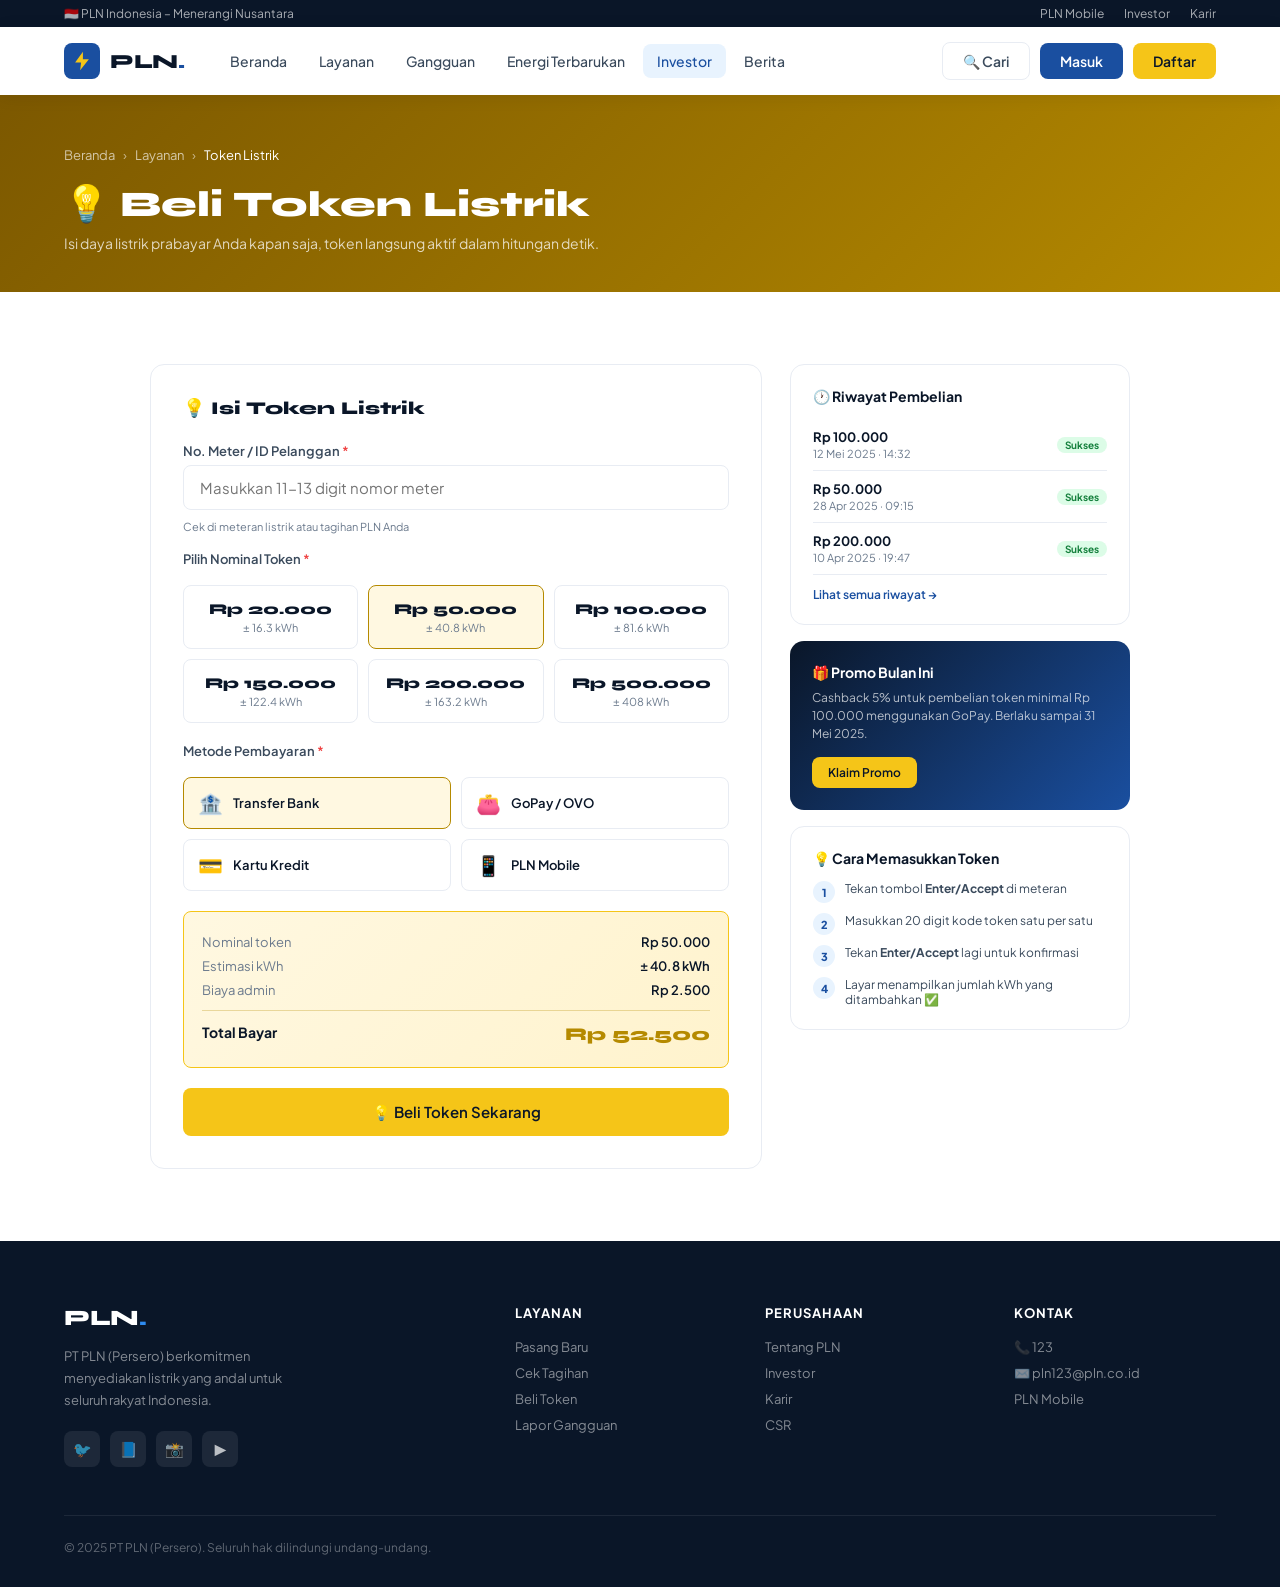
<file: token.html>
<!DOCTYPE html>
<html lang="id">
<head>
<meta charset="UTF-8">
<meta name="viewport" content="width=device-width, initial-scale=1.0">
<title>Beli Token Listrik – PLN Indonesia</title>
<link rel="icon" href="assets/icons/favicon.svg" type="image/svg+xml">
<link rel="preconnect" href="https://fonts.googleapis.com">
<link href="https://fonts.googleapis.com/css2?family=Plus+Jakarta+Sans:wght@300;400;500;600;700;800&family=Syne:wght@700;800&display=swap" rel="stylesheet">
<link rel="stylesheet" href="style.css">
<style>
  .page-hero { background: linear-gradient(135deg, #7c5800, #b58a00); padding: 52px 0 40px; }
  .page-hero h1 { font-family:'Syne',sans-serif; font-size:clamp(24px,3vw,36px); font-weight:800; color:#fff; margin-bottom:8px; }
  .page-hero p { font-size:14px; color:rgba(255,255,255,0.75); }
  .breadcrumb { display:flex; gap:8px; font-size:13px; color:rgba(255,255,255,0.55); margin-bottom:20px; align-items:center; }
  .breadcrumb a { color:rgba(255,255,255,0.65); } .breadcrumb a:hover { color:var(--yellow); }

  .token-layout { display:grid; grid-template-columns:1fr 340px; gap:28px; align-items:start; max-width:980px; margin:auto; }

  /* Token form */
  .token-card { background:var(--white); border:1.5px solid var(--gray-2); border-radius:var(--radius); padding:32px; }
  .token-card h2 { font-size:18px; font-weight:800; color:var(--navy); margin-bottom:24px; font-family:'Syne',sans-serif; }
  .form-group { display:flex; flex-direction:column; gap:6px; margin-bottom:18px; }
  .form-group label { font-size:13px; font-weight:600; color:var(--text-mid); }
  .form-group input, .form-group select {
    padding:12px 16px; border:1.5px solid var(--gray-2); border-radius:var(--radius-sm);
    font-family:inherit; font-size:15px; color:var(--text-dark); background:var(--white);
    transition:border-color .2s; outline:none;
  }
  .form-group input:focus, .form-group select:focus { border-color:#b58a00; box-shadow:0 0 0 3px rgba(181,138,0,0.1); }
  .form-hint { font-size:11px; color:var(--text-light); margin-top:4px; }
  .required { color:var(--red); }

  /* Nominal grid */
  .nominal-grid { display:grid; grid-template-columns:repeat(3,1fr); gap:10px; margin-bottom:20px; }
  .nominal-item { border:1.5px solid var(--gray-2); border-radius:var(--radius-sm); padding:14px 10px; cursor:pointer; transition:all .2s; text-align:center; }
  .nominal-item:hover { border-color:#b58a00; background:#FFF8E1; }
  .nominal-item.selected { border-color:#b58a00; background:#FFF8E1; }
  .nominal-val { font-family:'Syne',sans-serif; font-size:15px; font-weight:800; color:var(--navy); }
  .nominal-kwh { font-size:11px; color:var(--text-light); margin-top:3px; }

  /* Info meter */
  .meter-info { background:var(--gray-1); border-radius:var(--radius-sm); padding:18px; margin-bottom:20px; display:flex; gap:14px; align-items:center; }
  .meter-icon { font-size:28px; }
  .meter-name { font-size:14px; font-weight:700; color:var(--navy); }
  .meter-addr { font-size:12px; color:var(--text-light); margin-top:2px; }
  .meter-badge { background:var(--green); color:#fff; font-size:10px; font-weight:700; border-radius:100px; padding:2px 8px; display:inline-block; margin-top:4px; }

  /* Summary */
  .summary-box { background:linear-gradient(135deg,#FFF8E1,#FFF3CD); border:1.5px solid #F5C518; border-radius:var(--radius-sm); padding:18px; margin-bottom:20px; }
  .summary-row { display:flex; justify-content:space-between; font-size:13px; padding:4px 0; }
  .summary-row .label { color:var(--text-light); }
  .summary-row .value { font-weight:600; color:var(--navy); }
  .summary-row.total { border-top:1px solid rgba(181,138,0,0.3); margin-top:8px; padding-top:12px; }
  .summary-row.total .label { font-weight:700; font-size:14px; color:var(--navy); }
  .summary-row.total .value { color:#b58a00; font-size:18px; font-family:'Syne',sans-serif; font-weight:800; }

  /* Payment methods */
  .payment-methods { display:grid; grid-template-columns:1fr 1fr; gap:10px; margin-bottom:20px; }
  .payment-item { border:1.5px solid var(--gray-2); border-radius:var(--radius-sm); padding:12px 14px; cursor:pointer; transition:all .2s; display:flex; align-items:center; gap:10px; }
  .payment-item:hover { border-color:#b58a00; background:#FFF8E1; }
  .payment-item.selected { border-color:#b58a00; background:#FFF8E1; }
  .payment-icon { font-size:20px; }
  .payment-name { font-size:13px; font-weight:600; color:var(--navy); }

  /* Sidebar */
  .token-sidebar { display:flex; flex-direction:column; gap:16px; }
  .sidebar-card { background:var(--white); border:1.5px solid var(--gray-2); border-radius:var(--radius); padding:22px; }
  .sidebar-card h4 { font-size:14px; font-weight:700; color:var(--navy); margin-bottom:14px; }
  .riwayat-item { display:flex; justify-content:space-between; align-items:center; padding:10px 0; border-bottom:1px solid var(--gray-2); }
  .riwayat-item:last-child { border-bottom:none; }
  .riwayat-id { font-size:12px; color:var(--text-mid); }
  .riwayat-nom { font-size:13px; font-weight:700; color:var(--navy); }
  .riwayat-tgl { font-size:11px; color:var(--text-light); margin-top:2px; }
  .riwayat-badge { font-size:10px; font-weight:700; padding:2px 8px; border-radius:100px; }
  .badge-sukses { background:#dcfce7; color:#15803d; }

  .promo-card { background:linear-gradient(135deg,var(--navy),var(--blue)); border-radius:var(--radius); padding:22px; color:#fff; }
  .promo-card h4 { font-size:14px; font-weight:700; margin-bottom:8px; }
  .promo-card p { font-size:12px; color:rgba(255,255,255,0.7); line-height:1.5; margin-bottom:14px; }

  /* Result screen */
  .result-screen { display:none; text-align:center; padding:32px 20px; }
  .result-icon { font-size:56px; margin-bottom:16px; }
  .result-title { font-family:'Syne',sans-serif; font-size:22px; font-weight:800; color:var(--navy); margin-bottom:8px; }
  .token-code-box { background:var(--gray-1); border:2px dashed var(--gray-3); border-radius:var(--radius); padding:24px; margin:20px 0; }
  .token-code { font-family:'Syne',sans-serif; font-size:28px; font-weight:800; color:var(--navy); letter-spacing:4px; }
  .token-code-label { font-size:12px; color:var(--text-light); margin-top:6px; }

  @media(max-width:900px) {
    .token-layout { grid-template-columns:1fr; }
    .nominal-grid { grid-template-columns:repeat(3,1fr); }
    .payment-methods { grid-template-columns:1fr; }
  }
  @media(max-width:480px) {
    .nominal-grid { grid-template-columns:repeat(2,1fr); }
  }
</style>
</head>
<body>

<!-- TOPBAR -->
<div class="topbar">
  <div class="topbar-inner">
    <span>🇮🇩 PLN Indonesia – Menerangi Nusantara</span>
    <div class="topbar-links">
      <a href="#">PLN Mobile</a><a href="#">Investor</a><a href="#">Karir</a>
    </div>
  </div>
</div>

<!-- NAVBAR -->
<nav>
  <div class="nav-inner">
    <a href="index.html" class="nav-logo">
      <div class="logo-icon"><svg viewBox="0 0 24 24"><path d="M13 2L4.5 13.5H11L10 22L19.5 10H13L13 2Z"/></svg></div>
      <span class="logo-text">PLN<span>.</span></span>
    </a>
    <div class="nav-links">
      <a href="index.html">Beranda</a>
      <a href="index.html#layanan" class="active">Layanan</a>
      <a href="gangguan.html">Gangguan</a>
      <a href="index.html#transformasi">Energi Terbarukan</a>
      <a href="#">Investor</a>
      <a href="index.html#berita">Berita</a>
    </div>
    <div class="nav-actions">
      <button class="btn btn-outline">🔍 Cari</button>
      <button class="btn btn-primary">Masuk</button>
      <button class="btn btn-yellow">Daftar</button>
      <button class="hamburger" onclick="toggleMenu()" aria-label="Menu">
        <span></span><span></span><span></span>
      </button>
    </div>
  </div>
</nav>

<div class="mobile-menu" id="mobileMenu">
  <button class="mobile-close" onclick="toggleMenu()">✕</button>
  <a href="index.html" onclick="toggleMenu()">Beranda</a>
  <a href="index.html#layanan" onclick="toggleMenu()">Layanan</a>
  <a href="gangguan.html" onclick="toggleMenu()">Gangguan</a>
  <a href="index.html#berita" onclick="toggleMenu()">Berita</a>
  <div style="margin-top:24px;display:flex;flex-direction:column;gap:10px">
    <button class="btn btn-primary" style="justify-content:center">Masuk</button>
    <button class="btn btn-yellow" style="justify-content:center">Daftar</button>
  </div>
</div>

<!-- HERO -->
<section class="page-hero">
  <div class="container">
    <div class="breadcrumb">
      <a href="index.html">Beranda</a><span>›</span>
      <a href="index.html#layanan">Layanan</a><span>›</span>
      <span style="color:#fff">Token Listrik</span>
    </div>
    <h1>💡 Beli Token Listrik</h1>
    <p>Isi daya listrik prabayar Anda kapan saja, token langsung aktif dalam hitungan detik.</p>
  </div>
</section>

<!-- MAIN -->
<section class="section">
  <div class="container">
    <div class="token-layout">

      <!-- Form utama -->
      <div>
        <div class="token-card fade-up" id="form-view">
          <h2>💡 Isi Token Listrik</h2>

          <div class="form-group">
            <label>No. Meter / ID Pelanggan <span class="required">*</span></label>
            <input type="text" id="meter-input" placeholder="Masukkan 11-13 digit nomor meter" maxlength="13" oninput="checkMeter(this.value)">
            <span class="form-hint">Cek di meteran listrik atau tagihan PLN Anda</span>
          </div>

          <!-- Info meter muncul setelah input -->
          <div class="meter-info" id="meter-info" style="display:none">
            <div class="meter-icon">⚡</div>
            <div>
              <div class="meter-name">Budi Santoso</div>
              <div class="meter-addr">Jl. Merpati No. 12, Surabaya Selatan</div>
              <span class="meter-badge">✓ Terverifikasi</span>
            </div>
          </div>

          <div class="form-group">
            <label>Pilih Nominal Token <span class="required">*</span></label>
          </div>
          <div class="nominal-grid">
            <div class="nominal-item" onclick="selectNominal(this, 20000, 16.3)">
              <div class="nominal-val">Rp 20.000</div>
              <div class="nominal-kwh">± 16.3 kWh</div>
            </div>
            <div class="nominal-item selected" onclick="selectNominal(this, 50000, 40.8)">
              <div class="nominal-val">Rp 50.000</div>
              <div class="nominal-kwh">± 40.8 kWh</div>
            </div>
            <div class="nominal-item" onclick="selectNominal(this, 100000, 81.6)">
              <div class="nominal-val">Rp 100.000</div>
              <div class="nominal-kwh">± 81.6 kWh</div>
            </div>
            <div class="nominal-item" onclick="selectNominal(this, 150000, 122.4)">
              <div class="nominal-val">Rp 150.000</div>
              <div class="nominal-kwh">± 122.4 kWh</div>
            </div>
            <div class="nominal-item" onclick="selectNominal(this, 200000, 163.2)">
              <div class="nominal-val">Rp 200.000</div>
              <div class="nominal-kwh">± 163.2 kWh</div>
            </div>
            <div class="nominal-item" onclick="selectNominal(this, 500000, 408)">
              <div class="nominal-val">Rp 500.000</div>
              <div class="nominal-kwh">± 408 kWh</div>
            </div>
          </div>

          <div class="form-group">
            <label>Metode Pembayaran <span class="required">*</span></label>
          </div>
          <div class="payment-methods">
            <div class="payment-item selected" onclick="selectPayment(this)">
              <span class="payment-icon">🏦</span>
              <span class="payment-name">Transfer Bank</span>
            </div>
            <div class="payment-item" onclick="selectPayment(this)">
              <span class="payment-icon">👛</span>
              <span class="payment-name">GoPay / OVO</span>
            </div>
            <div class="payment-item" onclick="selectPayment(this)">
              <span class="payment-icon">💳</span>
              <span class="payment-name">Kartu Kredit</span>
            </div>
            <div class="payment-item" onclick="selectPayment(this)">
              <span class="payment-icon">📱</span>
              <span class="payment-name">PLN Mobile</span>
            </div>
          </div>

          <div class="summary-box" id="summary-box">
            <div class="summary-row">
              <span class="label">Nominal token</span>
              <span class="value" id="sum-nominal">Rp 50.000</span>
            </div>
            <div class="summary-row">
              <span class="label">Estimasi kWh</span>
              <span class="value" id="sum-kwh">± 40.8 kWh</span>
            </div>
            <div class="summary-row">
              <span class="label">Biaya admin</span>
              <span class="value">Rp 2.500</span>
            </div>
            <div class="summary-row total">
              <span class="label">Total Bayar</span>
              <span class="value" id="sum-total">Rp 52.500</span>
            </div>
          </div>

          <button class="btn btn-yellow" style="width:100%;justify-content:center;padding:14px;font-size:15px" onclick="processToken()">
            💡 Beli Token Sekarang
          </button>
        </div>

        <!-- Hasil token -->
        <div class="token-card result-screen" id="result-view">
          <div class="result-icon">✅</div>
          <div class="result-title">Token Berhasil!</div>
          <p style="color:var(--text-light);font-size:14px">Token listrik Anda sudah aktif. Masukkan kode di bawah ke meteran listrik Anda.</p>
          <div class="token-code-box">
            <div class="token-code" id="token-code">0000-0000-0000-0000</div>
            <div class="token-code-label">Kode Token 20 digit — masukkan ke meteran</div>
          </div>
          <div style="display:flex;gap:10px;justify-content:center;flex-wrap:wrap">
            <button class="btn btn-primary" onclick="copyToken()">📋 Salin Kode</button>
            <button class="btn btn-outline" onclick="resetForm()">Beli Lagi</button>
          </div>
          <div style="margin-top:20px;background:var(--sky-light);border-radius:var(--radius-sm);padding:14px;text-align:left">
            <div style="font-size:12px;font-weight:700;color:var(--blue);margin-bottom:6px">📲 Kode juga dikirim via SMS & email</div>
            <div style="font-size:12px;color:var(--text-mid)">Simpan kode token ini. Jika gagal dimasukkan, hubungi PLN 123.</div>
          </div>
        </div>
      </div>

      <!-- Sidebar -->
      <div class="token-sidebar">
        <div class="sidebar-card fade-up">
          <h4>🕐 Riwayat Pembelian</h4>
          <div class="riwayat-item">
            <div>
              <div class="riwayat-nom">Rp 100.000</div>
              <div class="riwayat-tgl">12 Mei 2025 · 14:32</div>
            </div>
            <span class="riwayat-badge badge-sukses">Sukses</span>
          </div>
          <div class="riwayat-item">
            <div>
              <div class="riwayat-nom">Rp 50.000</div>
              <div class="riwayat-tgl">28 Apr 2025 · 09:15</div>
            </div>
            <span class="riwayat-badge badge-sukses">Sukses</span>
          </div>
          <div class="riwayat-item">
            <div>
              <div class="riwayat-nom">Rp 200.000</div>
              <div class="riwayat-tgl">10 Apr 2025 · 19:47</div>
            </div>
            <span class="riwayat-badge badge-sukses">Sukses</span>
          </div>
          <a href="#" style="font-size:12px;color:var(--blue);font-weight:600;display:block;margin-top:12px">Lihat semua riwayat →</a>
        </div>

        <div class="promo-card fade-up">
          <h4>🎁 Promo Bulan Ini</h4>
          <p>Cashback 5% untuk pembelian token minimal Rp 100.000 menggunakan GoPay. Berlaku sampai 31 Mei 2025.</p>
          <button class="btn btn-yellow" style="font-size:12px;padding:8px 16px">Klaim Promo</button>
        </div>

        <div class="sidebar-card fade-up">
          <h4>💡 Cara Memasukkan Token</h4>
          <div style="display:flex;flex-direction:column;gap:10px">
            <div style="display:flex;gap:10px;align-items:flex-start">
              <div style="width:22px;height:22px;border-radius:50%;background:var(--sky-light);color:var(--blue);font-size:11px;font-weight:800;display:flex;align-items:center;justify-content:center;flex-shrink:0">1</div>
              <div style="font-size:12px;color:var(--text-mid)">Tekan tombol <strong>Enter/Accept</strong> di meteran</div>
            </div>
            <div style="display:flex;gap:10px;align-items:flex-start">
              <div style="width:22px;height:22px;border-radius:50%;background:var(--sky-light);color:var(--blue);font-size:11px;font-weight:800;display:flex;align-items:center;justify-content:center;flex-shrink:0">2</div>
              <div style="font-size:12px;color:var(--text-mid)">Masukkan 20 digit kode token satu per satu</div>
            </div>
            <div style="display:flex;gap:10px;align-items:flex-start">
              <div style="width:22px;height:22px;border-radius:50%;background:var(--sky-light);color:var(--blue);font-size:11px;font-weight:800;display:flex;align-items:center;justify-content:center;flex-shrink:0">3</div>
              <div style="font-size:12px;color:var(--text-mid)">Tekan <strong>Enter/Accept</strong> lagi untuk konfirmasi</div>
            </div>
            <div style="display:flex;gap:10px;align-items:flex-start">
              <div style="width:22px;height:22px;border-radius:50%;background:var(--sky-light);color:var(--blue);font-size:11px;font-weight:800;display:flex;align-items:center;justify-content:center;flex-shrink:0">4</div>
              <div style="font-size:12px;color:var(--text-mid)">Layar menampilkan jumlah kWh yang ditambahkan ✅</div>
            </div>
          </div>
        </div>
      </div>

    </div>
  </div>
</section>

<!-- FOOTER -->
<footer>
  <div class="container">
    <div class="footer-grid">
      <div class="footer-brand">
        <span class="logo-text" style="font-family:'Syne',sans-serif;font-weight:800;color:#fff;font-size:22px;display:block">PLN<span style="color:#2E8BF0">.</span></span>
        <p>PT PLN (Persero) berkomitmen menyediakan listrik yang andal untuk seluruh rakyat Indonesia.</p>
        <div class="footer-social">
          <div class="social-btn">🐦</div><div class="social-btn">📘</div>
          <div class="social-btn">📸</div><div class="social-btn">▶</div>
        </div>
      </div>
      <div class="footer-col">
        <h4>Layanan</h4>
        <div class="footer-links">
          <a href="pasang-baru.html">Pasang Baru</a>
          <a href="tagihan.html">Cek Tagihan</a>
          <a href="token.html">Beli Token</a>
          <a href="gangguan.html">Lapor Gangguan</a>
        </div>
      </div>
      <div class="footer-col">
        <h4>Perusahaan</h4>
        <div class="footer-links">
          <a href="#">Tentang PLN</a><a href="#">Investor</a>
          <a href="#">Karir</a><a href="#">CSR</a>
        </div>
      </div>
      <div class="footer-col">
        <h4>Kontak</h4>
        <div class="footer-links">
          <a href="#">📞 123</a>
          <a href="#">✉️ pln123@pln.co.id</a>
          <a href="#">PLN Mobile</a>
        </div>
      </div>
    </div>
    <div class="footer-bottom">
      <span>© 2025 PT PLN (Persero). Seluruh hak dilindungi undang-undang.</span>
    </div>
  </div>
</footer>

<script src="script.js" defer></script>
<script>
let selectedNominal = 50000;
let selectedKwh = 40.8;

function checkMeter(val) {
  document.getElementById('meter-info').style.display = val.length >= 11 ? 'flex' : 'none';
}
function selectNominal(el, nom, kwh) {
  document.querySelectorAll('.nominal-item').forEach(i => i.classList.remove('selected'));
  el.classList.add('selected');
  selectedNominal = nom;
  selectedKwh = kwh;
  document.getElementById('sum-nominal').textContent = 'Rp ' + nom.toLocaleString('id-ID');
  document.getElementById('sum-kwh').textContent = '± ' + kwh + ' kWh';
  document.getElementById('sum-total').textContent = 'Rp ' + (nom + 2500).toLocaleString('id-ID');
}
function selectPayment(el) {
  document.querySelectorAll('.payment-item').forEach(i => i.classList.remove('selected'));
  el.classList.add('selected');
}
function generateToken() {
  return Array.from({length:4}, () => Math.floor(1000+Math.random()*9000)).join('-');
}
function processToken() {
  const meter = document.getElementById('meter-input').value;
  if (meter.length < 11) { showToast('Masukkan nomor meter yang valid (min. 11 digit)','warning'); return; }
  showToast('Memproses pembayaran...','info');
  setTimeout(() => {
    document.getElementById('form-view').style.display = 'none';
    document.getElementById('result-view').style.display = 'block';
    document.getElementById('token-code').textContent = generateToken();
    showToast('Token berhasil dibeli!','success');
  }, 1800);
}
function copyToken() {
  const code = document.getElementById('token-code').textContent;
  navigator.clipboard.writeText(code).then(() => showToast('Kode token disalin!','success'));
}
function resetForm() {
  document.getElementById('form-view').style.display = 'block';
  document.getElementById('result-view').style.display = 'none';
  document.getElementById('meter-input').value = '';
  document.getElementById('meter-info').style.display = 'none';
}
function showToast(msg, type) {
  const colors={info:'#1A4FA0',success:'#16a34a',warning:'#d97706'};
  const icons={info:'ℹ️',success:'✅',warning:'⚠️'};
  const t=document.createElement('div');
  t.style.cssText='position:fixed;bottom:28px;right:28px;background:'+colors[type]+';color:#fff;padding:12px 18px;border-radius:10px;font-size:13px;font-weight:600;font-family:"Plus Jakarta Sans",sans-serif;box-shadow:0 6px 24px rgba(0,0,0,0.2);opacity:0;transform:translateY(10px);transition:opacity .3s,transform .3s;z-index:300;max-width:280px;display:flex;gap:8px;align-items:center';
  t.innerHTML='<span>'+icons[type]+'</span><span>'+msg+'</span>';
  document.body.appendChild(t);
  requestAnimationFrame(()=>{t.style.opacity='1';t.style.transform='translateY(0)';});
  setTimeout(()=>{t.style.opacity='0';t.style.transform='translateY(10px)';setTimeout(()=>t.remove(),350);},3000);
}
</script>
</body>
</html>
</file>
<file: style.css>
/* ============================================
   PLN INDONESIA – STYLESHEET
   style.css
   ============================================ */

/* ── RESET & BASE ── */
*, *::before, *::after {
  box-sizing: border-box;
  margin: 0;
  padding: 0;
}

:root {
  --navy:       #0A1628;
  --navy-2:     #102040;
  --blue:       #1A4FA0;
  --blue-2:     #1E5FBF;
  --sky:        #2E8BF0;
  --sky-light:  #E8F3FE;
  --yellow:     #F5C518;
  --yellow-2:   #FFD740;
  --white:      #FFFFFF;
  --gray-1:     #F4F6FA;
  --gray-2:     #E8ECF3;
  --gray-3:     #C4CDD8;
  --gray-4:     #8A97A8;
  --text-dark:  #0D1B2E;
  --text-mid:   #3A4A5C;
  --text-light: #6B7A8D;
  --green:      #22C55E;
  --red:        #EF4444;
  --radius:     14px;
  --radius-sm:  8px;
  --shadow:     0 4px 24px rgba(10,22,40,0.10);
  --shadow-lg:  0 12px 48px rgba(10,22,40,0.16);
}

html {
  scroll-behavior: smooth;
}

body {
  font-family: 'Plus Jakarta Sans', sans-serif;
  color: var(--text-dark);
  background: var(--white);
  overflow-x: hidden;
}

img {
  display: block;
  max-width: 100%;
}

a {
  text-decoration: none;
  color: inherit;
}

/* ============================================
   TOPBAR
   ============================================ */
.topbar {
  background: var(--navy);
  padding: 6px 0;
  font-size: 12px;
  color: rgba(255,255,255,0.65);
}

.topbar-inner {
  max-width: 1200px;
  margin: auto;
  padding: 0 24px;
  display: flex;
  justify-content: space-between;
  align-items: center;
  gap: 12px;
}

.topbar a {
  color: rgba(255,255,255,0.65);
  transition: color .2s;
}

.topbar a:hover {
  color: var(--yellow);
}

.topbar-links {
  display: flex;
  gap: 20px;
}

/* ============================================
   NAVBAR
   ============================================ */
nav {
  background: var(--white);
  position: sticky;
  top: 0;
  z-index: 100;
  box-shadow: 0 2px 16px rgba(10,22,40,0.08);
  transition: box-shadow .3s;
}

.nav-inner {
  max-width: 1200px;
  margin: auto;
  padding: 0 24px;
  display: flex;
  align-items: center;
  gap: 32px;
  height: 68px;
}

.nav-logo {
  display: flex;
  align-items: center;
  gap: 10px;
  flex-shrink: 0;
}

.logo-icon {
  width: 36px;
  height: 36px;
  background: var(--blue);
  border-radius: 8px;
  display: flex;
  align-items: center;
  justify-content: center;
}

.logo-icon svg {
  width: 22px;
  height: 22px;
  fill: var(--yellow);
}

.logo-text {
  font-family: 'Syne', sans-serif;
  font-size: 20px;
  font-weight: 800;
  color: var(--navy);
  letter-spacing: -0.5px;
}

.logo-text span {
  color: var(--blue);
}

.nav-links {
  display: flex;
  gap: 4px;
  flex: 1;
}

.nav-links a {
  padding: 8px 14px;
  border-radius: 8px;
  font-size: 14px;
  font-weight: 500;
  color: var(--text-mid);
  transition: all .2s;
  white-space: nowrap;
}

.nav-links a:hover,
.nav-links a.active {
  color: var(--blue);
  background: var(--sky-light);
}

.nav-actions {
  display: flex;
  align-items: center;
  gap: 10px;
  margin-left: auto;
}

/* ============================================
   BUTTONS
   ============================================ */
.btn {
  display: inline-flex;
  align-items: center;
  gap: 6px;
  padding: 9px 20px;
  border-radius: var(--radius-sm);
  font-family: inherit;
  font-size: 14px;
  font-weight: 600;
  cursor: pointer;
  border: none;
  transition: all .2s;
}

.btn-outline {
  background: transparent;
  border: 1.5px solid var(--gray-2);
  color: var(--text-mid);
}

.btn-outline:hover {
  border-color: var(--blue);
  color: var(--blue);
}

.btn-primary {
  background: var(--blue);
  color: var(--white);
}

.btn-primary:hover {
  background: var(--blue-2);
  transform: translateY(-1px);
  box-shadow: 0 4px 12px rgba(26,79,160,0.3);
}

.btn-yellow {
  background: var(--yellow);
  color: var(--navy);
}

.btn-yellow:hover {
  background: var(--yellow-2);
  transform: translateY(-1px);
}

/* ============================================
   HAMBURGER
   ============================================ */
.hamburger {
  display: none;
  flex-direction: column;
  gap: 5px;
  cursor: pointer;
  padding: 8px;
  border-radius: 8px;
  background: none;
  border: none;
}

.hamburger span {
  width: 22px;
  height: 2px;
  background: var(--navy);
  border-radius: 2px;
  transition: all .3s;
  display: block;
}

/* ============================================
   MOBILE MENU
   ============================================ */
.mobile-menu {
  display: none;
  position: fixed;
  top: 0;
  left: 0;
  width: 100%;
  height: 100vh;
  background: var(--white);
  z-index: 999;
  padding: 80px 24px 32px;
  flex-direction: column;
  gap: 8px;
  overflow-y: auto;
}

.mobile-menu.open {
  display: flex;
}

.mobile-menu a {
  padding: 14px 0;
  font-size: 18px;
  font-weight: 600;
  color: var(--navy);
  border-bottom: 1px solid var(--gray-2);
}

.mobile-close {
  position: absolute;
  top: 20px;
  right: 20px;
  width: 40px;
  height: 40px;
  border-radius: 50%;
  background: var(--gray-1);
  border: none;
  font-size: 20px;
  cursor: pointer;
  display: flex;
  align-items: center;
  justify-content: center;
}

/* ============================================
   HERO
   ============================================ */
.hero {
  background: linear-gradient(135deg, var(--navy) 0%, var(--navy-2) 50%, #0D2D5E 100%);
  min-height: 600px;
  position: relative;
  overflow: hidden;
}

.hero-bg {
  position: absolute;
  inset: 0;
}

.hero-bg::before {
  content: '';
  position: absolute;
  width: 600px;
  height: 600px;
  border-radius: 50%;
  background: radial-gradient(circle, rgba(30,95,191,0.25) 0%, transparent 70%);
  top: -100px;
  right: -100px;
}

.hero-bg::after {
  content: '';
  position: absolute;
  width: 400px;
  height: 400px;
  border-radius: 50%;
  background: radial-gradient(circle, rgba(245,197,24,0.08) 0%, transparent 70%);
  bottom: -50px;
  left: 200px;
}

.hero-grid-lines {
  position: absolute;
  inset: 0;
  background-image:
    linear-gradient(rgba(255,255,255,0.03) 1px, transparent 1px),
    linear-gradient(90deg, rgba(255,255,255,0.03) 1px, transparent 1px);
  background-size: 60px 60px;
}

.hero-inner {
  max-width: 1200px;
  margin: auto;
  padding: 80px 24px 60px;
  display: grid;
  grid-template-columns: 1fr 1fr;
  gap: 48px;
  align-items: center;
  position: relative;
  z-index: 1;
}

.hero-badge {
  display: inline-flex;
  align-items: center;
  gap: 8px;
  background: rgba(245,197,24,0.12);
  border: 1px solid rgba(245,197,24,0.3);
  padding: 6px 14px;
  border-radius: 100px;
  margin-bottom: 20px;
}

.hero-badge-dot {
  width: 7px;
  height: 7px;
  background: var(--yellow);
  border-radius: 50%;
  animation: pulse 2s infinite;
}

.hero-badge span {
  font-size: 12px;
  font-weight: 600;
  color: var(--yellow);
  letter-spacing: 0.5px;
}

@keyframes pulse {
  0%, 100% { opacity: 1; transform: scale(1); }
  50%       { opacity: .6; transform: scale(1.3); }
}

.hero h1 {
  font-family: 'Syne', sans-serif;
  font-size: clamp(32px, 4.5vw, 52px);
  font-weight: 800;
  color: var(--white);
  line-height: 1.1;
  margin-bottom: 20px;
  letter-spacing: -1px;
}

.hero h1 em {
  color: var(--yellow);
  font-style: normal;
}

.hero-desc {
  font-size: 16px;
  color: rgba(255,255,255,0.7);
  line-height: 1.7;
  margin-bottom: 32px;
  max-width: 480px;
}

.hero-actions {
  display: flex;
  gap: 12px;
  flex-wrap: wrap;
  margin-bottom: 48px;
}

.hero-stats {
  display: grid;
  grid-template-columns: repeat(3, 1fr);
  gap: 20px;
}

.hero-stat {
  text-align: center;
  padding: 16px;
  background: rgba(255,255,255,0.05);
  border: 1px solid rgba(255,255,255,0.1);
  border-radius: var(--radius);
}

.hero-stat-num {
  font-family: 'Syne', sans-serif;
  font-size: 26px;
  font-weight: 800;
  color: var(--yellow);
}

.hero-stat-label {
  font-size: 11px;
  color: rgba(255,255,255,0.55);
  margin-top: 4px;
  text-transform: uppercase;
  letter-spacing: 0.5px;
}

.hero-visual {
  display: flex;
  flex-direction: column;
  gap: 16px;
}

.hero-card {
  background: rgba(255,255,255,0.07);
  border: 1px solid rgba(255,255,255,0.12);
  border-radius: var(--radius);
  padding: 20px;
  backdrop-filter: blur(10px);
}

.hero-card-title {
  font-size: 12px;
  font-weight: 600;
  color: rgba(255,255,255,0.5);
  text-transform: uppercase;
  letter-spacing: 1px;
  margin-bottom: 12px;
}

.hero-ops {
  display: grid;
  grid-template-columns: 1fr 1fr;
  gap: 12px;
}

.hero-op {
  text-align: center;
}

.hero-op-num {
  font-family: 'Syne', sans-serif;
  font-size: 32px;
  font-weight: 800;
  color: var(--white);
}

.hero-op-unit {
  font-size: 14px;
  color: var(--sky);
  font-weight: 600;
}

.hero-op-label {
  font-size: 11px;
  color: rgba(255,255,255,0.5);
  margin-top: 4px;
}

.progress-bar {
  background: rgba(255,255,255,0.1);
  border-radius: 100px;
  height: 6px;
  margin-top: 10px;
  overflow: hidden;
}

.progress-fill {
  height: 100%;
  border-radius: 100px;
  background: linear-gradient(90deg, var(--sky), var(--yellow));
}

.progress-label {
  display: flex;
  justify-content: space-between;
  font-size: 11px;
  color: rgba(255,255,255,0.5);
  margin-top: 5px;
}

.status-dots {
  display: flex;
  gap: 8px;
  align-items: center;
  margin-top: 8px;
}

.status-dot {
  width: 8px;
  height: 8px;
  border-radius: 50%;
  flex-shrink: 0;
}

.dot-green  { background: var(--green); box-shadow: 0 0 6px var(--green); }
.dot-yellow { background: var(--yellow); }
.dot-red    { background: var(--red); }

.status-label {
  font-size: 12px;
  color: rgba(255,255,255,0.6);
}

/* ============================================
   LAYOUT HELPERS
   ============================================ */
.container {
  max-width: 1200px;
  margin: auto;
  padding: 0 24px;
}

.section {
  padding: 72px 0;
}

.section-alt {
  background: var(--gray-1);
}

.section-header {
  margin-bottom: 48px;
}

.section-header.center {
  text-align: center;
}

.section-tag {
  display: inline-block;
  font-size: 12px;
  font-weight: 700;
  color: var(--blue);
  text-transform: uppercase;
  letter-spacing: 1.5px;
  margin-bottom: 10px;
}

.section-title {
  font-family: 'Syne', sans-serif;
  font-size: clamp(24px, 3vw, 36px);
  font-weight: 800;
  color: var(--navy);
  line-height: 1.2;
  letter-spacing: -0.5px;
}

.section-desc {
  font-size: 15px;
  color: var(--text-light);
  line-height: 1.7;
  margin-top: 12px;
  max-width: 560px;
}

.section-header.center .section-desc {
  margin-left: auto;
  margin-right: auto;
}

.section-link {
  display: inline-flex;
  align-items: center;
  gap: 6px;
  font-size: 14px;
  font-weight: 600;
  color: var(--blue);
  margin-top: 4px;
  transition: gap .2s;
}

.section-link:hover {
  gap: 10px;
}

.section-link svg {
  width: 16px;
  height: 16px;
}

.section-flex {
  display: flex;
  justify-content: space-between;
  align-items: flex-end;
  flex-wrap: wrap;
  gap: 16px;
}

/* ============================================
   QUICK ACCESS
   ============================================ */
.quick-access {
  background: var(--white);
  padding: 40px 0;
  border-bottom: 1px solid var(--gray-2);
}

.qa-grid {
  display: grid;
  grid-template-columns: repeat(6, 1fr);
  gap: 12px;
}

.qa-item {
  display: flex;
  flex-direction: column;
  align-items: center;
  gap: 10px;
  padding: 20px 12px;
  border-radius: var(--radius);
  border: 1.5px solid var(--gray-2);
  cursor: pointer;
  transition: all .25s;
  text-align: center;
}

.qa-item:hover {
  border-color: var(--blue);
  background: var(--sky-light);
  transform: translateY(-3px);
  box-shadow: var(--shadow);
}

.qa-icon {
  width: 48px;
  height: 48px;
  border-radius: 12px;
  display: flex;
  align-items: center;
  justify-content: center;
  font-size: 22px;
}

.qa-icon-blue   { background: var(--sky-light); }
.qa-icon-yellow { background: #FFF8E1; }
.qa-icon-green  { background: #F0FDF4; }
.qa-icon-red    { background: #FEF2F2; }

.qa-label {
  font-size: 12px;
  font-weight: 600;
  color: var(--text-mid);
  line-height: 1.3;
}

/* ============================================
   LAYANAN CARDS
   ============================================ */
.layanan-grid {
  display: grid;
  grid-template-columns: repeat(3, 1fr);
  gap: 20px;
}

.layanan-card {
  border-radius: var(--radius);
  border: 1.5px solid var(--gray-2);
  padding: 28px;
  transition: all .25s;
  position: relative;
  overflow: hidden;
  cursor: pointer;
}

.layanan-card::before {
  content: '';
  position: absolute;
  inset: 0;
  background: linear-gradient(135deg, var(--sky-light), transparent);
  opacity: 0;
  transition: opacity .3s;
}

.layanan-card:hover {
  border-color: var(--blue);
  transform: translateY(-4px);
  box-shadow: var(--shadow-lg);
}

.layanan-card:hover::before {
  opacity: 1;
}

.layanan-icon {
  width: 52px;
  height: 52px;
  border-radius: 14px;
  display: flex;
  align-items: center;
  justify-content: center;
  font-size: 24px;
  margin-bottom: 18px;
  background: var(--sky-light);
  position: relative;
}

.layanan-title {
  font-size: 16px;
  font-weight: 700;
  color: var(--navy);
  margin-bottom: 8px;
  position: relative;
}

.layanan-desc {
  font-size: 13px;
  color: var(--text-light);
  line-height: 1.6;
  margin-bottom: 16px;
  position: relative;
}

.layanan-link {
  font-size: 13px;
  font-weight: 600;
  color: var(--blue);
  display: flex;
  align-items: center;
  gap: 4px;
  position: relative;
}

/* ============================================
   STATS BANNER
   ============================================ */
.stats-banner {
  background: linear-gradient(135deg, var(--navy), var(--blue));
  padding: 56px 0;
}

.stats-grid {
  display: grid;
  grid-template-columns: repeat(4, 1fr);
  gap: 32px;
  text-align: center;
}

.stat-num {
  font-family: 'Syne', sans-serif;
  font-size: 40px;
  font-weight: 800;
  color: var(--white);
}

.stat-num span {
  font-size: 22px;
  color: var(--yellow);
}

.stat-label {
  font-size: 13px;
  color: rgba(255,255,255,0.6);
  margin-top: 6px;
}

.stat-divider {
  width: 40px;
  height: 3px;
  background: var(--yellow);
  border-radius: 2px;
  margin: 10px auto 0;
}

/* ============================================
   TRANSFORMASI ENERGI
   ============================================ */
.transformasi {
  display: grid;
  grid-template-columns: 1fr 1fr;
  gap: 48px;
  align-items: center;
}

.transformasi-img {
  border-radius: 20px;
  overflow: hidden;
  background: linear-gradient(135deg, #1a3a6e, #0d5e2e);
  aspect-ratio: 4/3;
  display: flex;
  align-items: flex-end;
  padding: 28px;
  position: relative;
}

.transformasi-img::before {
  content: '';
  position: absolute;
  inset: 0;
  background: url("data:image/svg+xml,%3Csvg xmlns='http://www.w3.org/2000/svg' viewBox='0 0 800 600'%3E%3Crect fill='%230d2d5e' width='800' height='600'/%3E%3Cellipse cx='400' cy='400' rx='500' ry='300' fill='%230d5e2e' opacity='.5'/%3E%3Ccircle cx='200' cy='150' r='80' fill='%231a4fa0' opacity='.3'/%3E%3Ccircle cx='600' cy='200' r='120' fill='%230d5e2e' opacity='.2'/%3E%3C/svg%3E") center/cover;
}

.transformasi-badge {
  position: relative;
  z-index: 1;
  background: rgba(34,197,94,0.15);
  border: 1px solid rgba(34,197,94,0.4);
  border-radius: 100px;
  padding: 6px 16px;
  font-size: 12px;
  font-weight: 700;
  color: var(--green);
  display: inline-flex;
  align-items: center;
  gap: 6px;
}

.transformasi-content .section-desc {
  max-width: 100%;
}

.transformasi-points {
  display: flex;
  flex-direction: column;
  gap: 12px;
  margin: 24px 0 32px;
}

.transformasi-point {
  display: flex;
  align-items: center;
  gap: 12px;
  font-size: 14px;
  color: var(--text-mid);
}

.point-check {
  width: 22px;
  height: 22px;
  border-radius: 50%;
  background: var(--sky-light);
  display: flex;
  align-items: center;
  justify-content: center;
  flex-shrink: 0;
  font-size: 12px;
  color: var(--blue);
  font-weight: 700;
}

/* ============================================
   GANGGUAN SECTION
   ============================================ */
.gangguan-section {
  padding: 56px 0;
  background: var(--white);
}

.gangguan-card {
  background: linear-gradient(135deg, var(--navy), #0d3370);
  border-radius: 20px;
  padding: 40px;
  display: grid;
  grid-template-columns: 1fr auto;
  gap: 32px;
  align-items: center;
  color: var(--white);
}

.gangguan-title {
  font-family: 'Syne', sans-serif;
  font-size: 22px;
  font-weight: 800;
  margin-bottom: 10px;
}

.gangguan-desc {
  font-size: 14px;
  color: rgba(255,255,255,0.65);
  margin-bottom: 24px;
  line-height: 1.6;
}

.gangguan-actions {
  display: flex;
  gap: 12px;
  flex-wrap: wrap;
}

.gangguan-map {
  background: rgba(255,255,255,0.07);
  border: 1px solid rgba(255,255,255,0.12);
  border-radius: 14px;
  padding: 20px;
  text-align: center;
  min-width: 200px;
}

.map-placeholder {
  font-size: 48px;
  margin-bottom: 8px;
}

.map-stat {
  font-family: 'Syne', sans-serif;
  font-size: 28px;
  font-weight: 800;
  color: var(--yellow);
}

.map-label {
  font-size: 12px;
  color: rgba(255,255,255,0.5);
  margin-top: 4px;
}

/* ============================================
   APP PROMO
   ============================================ */
.app-promo {
  background: linear-gradient(135deg, #F0F7FF, #E8F3FE);
  border-radius: 24px;
  padding: 52px;
  display: grid;
  grid-template-columns: 1fr auto;
  gap: 48px;
  align-items: center;
}

.app-promo-icon {
  width: 56px;
  height: 56px;
  background: var(--blue);
  border-radius: 16px;
  display: flex;
  align-items: center;
  justify-content: center;
  font-size: 28px;
  margin-bottom: 20px;
}

.app-promo h2 {
  font-family: 'Syne', sans-serif;
  font-size: 28px;
  font-weight: 800;
  color: var(--navy);
  margin-bottom: 10px;
  line-height: 1.2;
}

.app-promo p {
  font-size: 14px;
  color: var(--text-light);
  line-height: 1.6;
  margin-bottom: 24px;
  max-width: 400px;
}

.app-buttons {
  display: flex;
  gap: 12px;
  flex-wrap: wrap;
}

.app-btn {
  display: flex;
  align-items: center;
  gap: 10px;
  background: var(--navy);
  color: var(--white);
  padding: 10px 20px;
  border-radius: var(--radius-sm);
  font-size: 13px;
  font-weight: 600;
  transition: all .2s;
}

.app-btn:hover {
  background: var(--blue);
  transform: translateY(-2px);
}

.app-btn-sub {
  font-size: 10px;
  font-weight: 400;
  opacity: 0.7;
}

.app-visual {
  display: flex;
  flex-direction: column;
  gap: 12px;
}

.app-stat-cards {
  display: flex;
  gap: 12px;
}

.app-stat-card {
  background: var(--white);
  border-radius: var(--radius);
  padding: 16px 20px;
  box-shadow: var(--shadow);
  text-align: center;
  min-width: 100px;
}

.app-stat-card-num {
  font-family: 'Syne', sans-serif;
  font-size: 22px;
  font-weight: 800;
  color: var(--navy);
}

.app-stat-card-label {
  font-size: 11px;
  color: var(--text-light);
  margin-top: 4px;
}

/* ============================================
   BERITA
   ============================================ */
.berita-grid {
  display: grid;
  grid-template-columns: repeat(3, 1fr);
  gap: 24px;
}

.berita-card {
  border-radius: var(--radius);
  overflow: hidden;
  border: 1.5px solid var(--gray-2);
  transition: all .25s;
  cursor: pointer;
}

.berita-card:hover {
  transform: translateY(-4px);
  box-shadow: var(--shadow-lg);
  border-color: var(--blue);
}

.berita-img {
  aspect-ratio: 16/9;
  overflow: hidden;
}

.berita-img-placeholder {
  width: 100%;
  height: 100%;
  display: flex;
  align-items: center;
  justify-content: center;
  font-size: 36px;
}

.bg-energy { background: linear-gradient(135deg, #0d2d5e, #1a6e3e); }
.bg-green  { background: linear-gradient(135deg, #0d5e2e, #1a4fa0); }
.bg-solar  { background: linear-gradient(135deg, #5e3d0d, #1a4fa0); }

.berita-body {
  padding: 20px;
}

.berita-tag {
  font-size: 11px;
  font-weight: 700;
  color: var(--blue);
  text-transform: uppercase;
  letter-spacing: 0.8px;
  margin-bottom: 8px;
}

.berita-title {
  font-size: 15px;
  font-weight: 700;
  color: var(--navy);
  line-height: 1.4;
  margin-bottom: 8px;
}

.berita-date {
  font-size: 12px;
  color: var(--text-light);
}

/* ============================================
   TESTIMONI
   ============================================ */
.testimoni-grid {
  display: grid;
  grid-template-columns: repeat(3, 1fr);
  gap: 20px;
}

.testimoni-card {
  background: var(--white);
  border: 1.5px solid var(--gray-2);
  border-radius: var(--radius);
  padding: 24px;
  transition: all .25s;
}

.testimoni-card:hover {
  border-color: var(--blue);
  box-shadow: var(--shadow);
}

.stars {
  display: flex;
  gap: 3px;
  margin-bottom: 14px;
  font-size: 14px;
  color: var(--yellow);
}

.testimoni-text {
  font-size: 13px;
  color: var(--text-mid);
  line-height: 1.6;
  margin-bottom: 18px;
  font-style: italic;
}

.testimoni-author {
  display: flex;
  align-items: center;
  gap: 10px;
}

.author-avatar {
  width: 36px;
  height: 36px;
  border-radius: 50%;
  background: var(--sky-light);
  display: flex;
  align-items: center;
  justify-content: center;
  font-size: 14px;
  font-weight: 700;
  color: var(--blue);
  flex-shrink: 0;
}

.author-name {
  font-size: 13px;
  font-weight: 700;
  color: var(--navy);
}

.author-loc {
  font-size: 11px;
  color: var(--text-light);
}

/* ============================================
   FOOTER
   ============================================ */
footer {
  background: var(--navy);
  color: rgba(255,255,255,0.7);
  padding: 64px 0 32px;
}

.footer-grid {
  display: grid;
  grid-template-columns: 2fr 1fr 1fr 1fr;
  gap: 48px;
  margin-bottom: 48px;
}

.footer-brand p {
  font-size: 13px;
  line-height: 1.7;
  color: rgba(255,255,255,0.5);
  max-width: 260px;
  margin-bottom: 20px;
  margin-top: 14px;
}

.footer-social {
  display: flex;
  gap: 10px;
}

.social-btn {
  width: 36px;
  height: 36px;
  border-radius: 8px;
  background: rgba(255,255,255,0.08);
  display: flex;
  align-items: center;
  justify-content: center;
  font-size: 15px;
  transition: all .2s;
  cursor: pointer;
}

.social-btn:hover {
  background: var(--blue);
}

.footer-col h4 {
  font-size: 13px;
  font-weight: 700;
  color: var(--white);
  text-transform: uppercase;
  letter-spacing: 1px;
  margin-bottom: 18px;
}

.footer-links {
  display: flex;
  flex-direction: column;
  gap: 10px;
}

.footer-links a {
  font-size: 13px;
  color: rgba(255,255,255,0.5);
  transition: color .2s;
}

.footer-links a:hover {
  color: var(--yellow);
}

.footer-bottom {
  border-top: 1px solid rgba(255,255,255,0.08);
  padding-top: 24px;
  display: flex;
  justify-content: space-between;
  align-items: center;
  flex-wrap: wrap;
  font-size: 12px;
  color: rgba(255,255,255,0.35);
  gap: 12px;
}

/* ============================================
   SCROLL ANIMATION
   ============================================ */
.fade-up {
  opacity: 0;
  transform: translateY(24px);
  transition: opacity .6s ease, transform .6s ease;
}

.fade-up.visible {
  opacity: 1;
  transform: translateY(0);
}

/* ============================================
   RESPONSIVE – TABLET (≤ 1024px)
   ============================================ */
@media (max-width: 1024px) {
  .qa-grid           { grid-template-columns: repeat(3, 1fr); }
  .layanan-grid      { grid-template-columns: repeat(2, 1fr); }
  .stats-grid        { grid-template-columns: repeat(2, 1fr); gap: 24px; }
  .footer-grid       { grid-template-columns: 1fr 1fr; gap: 32px; }
  .hero-inner        { grid-template-columns: 1fr; gap: 32px; }
  .hero-visual       { display: grid; grid-template-columns: 1fr 1fr; }
  .transformasi      { grid-template-columns: 1fr; }
  .app-promo         { grid-template-columns: 1fr; }
  .app-stat-cards    { justify-content: flex-start; }
  .nav-links         { display: none; }
  .hamburger         { display: flex; }
  .topbar-links      { display: none; }
}

/* ============================================
   RESPONSIVE – MOBILE (≤ 768px)
   ============================================ */
@media (max-width: 768px) {
  .section           { padding: 48px 0; }
  .qa-grid           { grid-template-columns: repeat(2, 1fr); gap: 10px; }
  .berita-grid       { grid-template-columns: 1fr 1fr; }
  .testimoni-grid    { grid-template-columns: 1fr; }
  .hero-stats        { grid-template-columns: repeat(3, 1fr); gap: 10px; }
  .hero h1           { font-size: 30px; }
  .hero-visual       { grid-template-columns: 1fr; }
  .hero-ops          { grid-template-columns: repeat(4, 1fr); }
  .gangguan-card     { grid-template-columns: 1fr; }
  .app-promo         { padding: 32px; }
  .nav-actions .btn-outline { display: none; }
}

/* ============================================
   RESPONSIVE – SMALL MOBILE (≤ 480px)
   ============================================ */
@media (max-width: 480px) {
  .qa-grid           { grid-template-columns: repeat(3, 1fr); gap: 8px; }
  .qa-icon           { width: 40px; height: 40px; font-size: 18px; }
  .layanan-grid      { grid-template-columns: 1fr; }
  .berita-grid       { grid-template-columns: 1fr; }
  .hero-actions      { flex-direction: column; }
  .hero-actions .btn { width: 100%; justify-content: center; }
  .stats-grid        { grid-template-columns: repeat(2, 1fr); }
  .footer-grid       { grid-template-columns: 1fr; gap: 28px; }
  .footer-bottom     { flex-direction: column; text-align: center; }
  .section-flex      { flex-direction: column; align-items: flex-start; }
  .app-stat-cards    { flex-wrap: wrap; }
}
</file>
